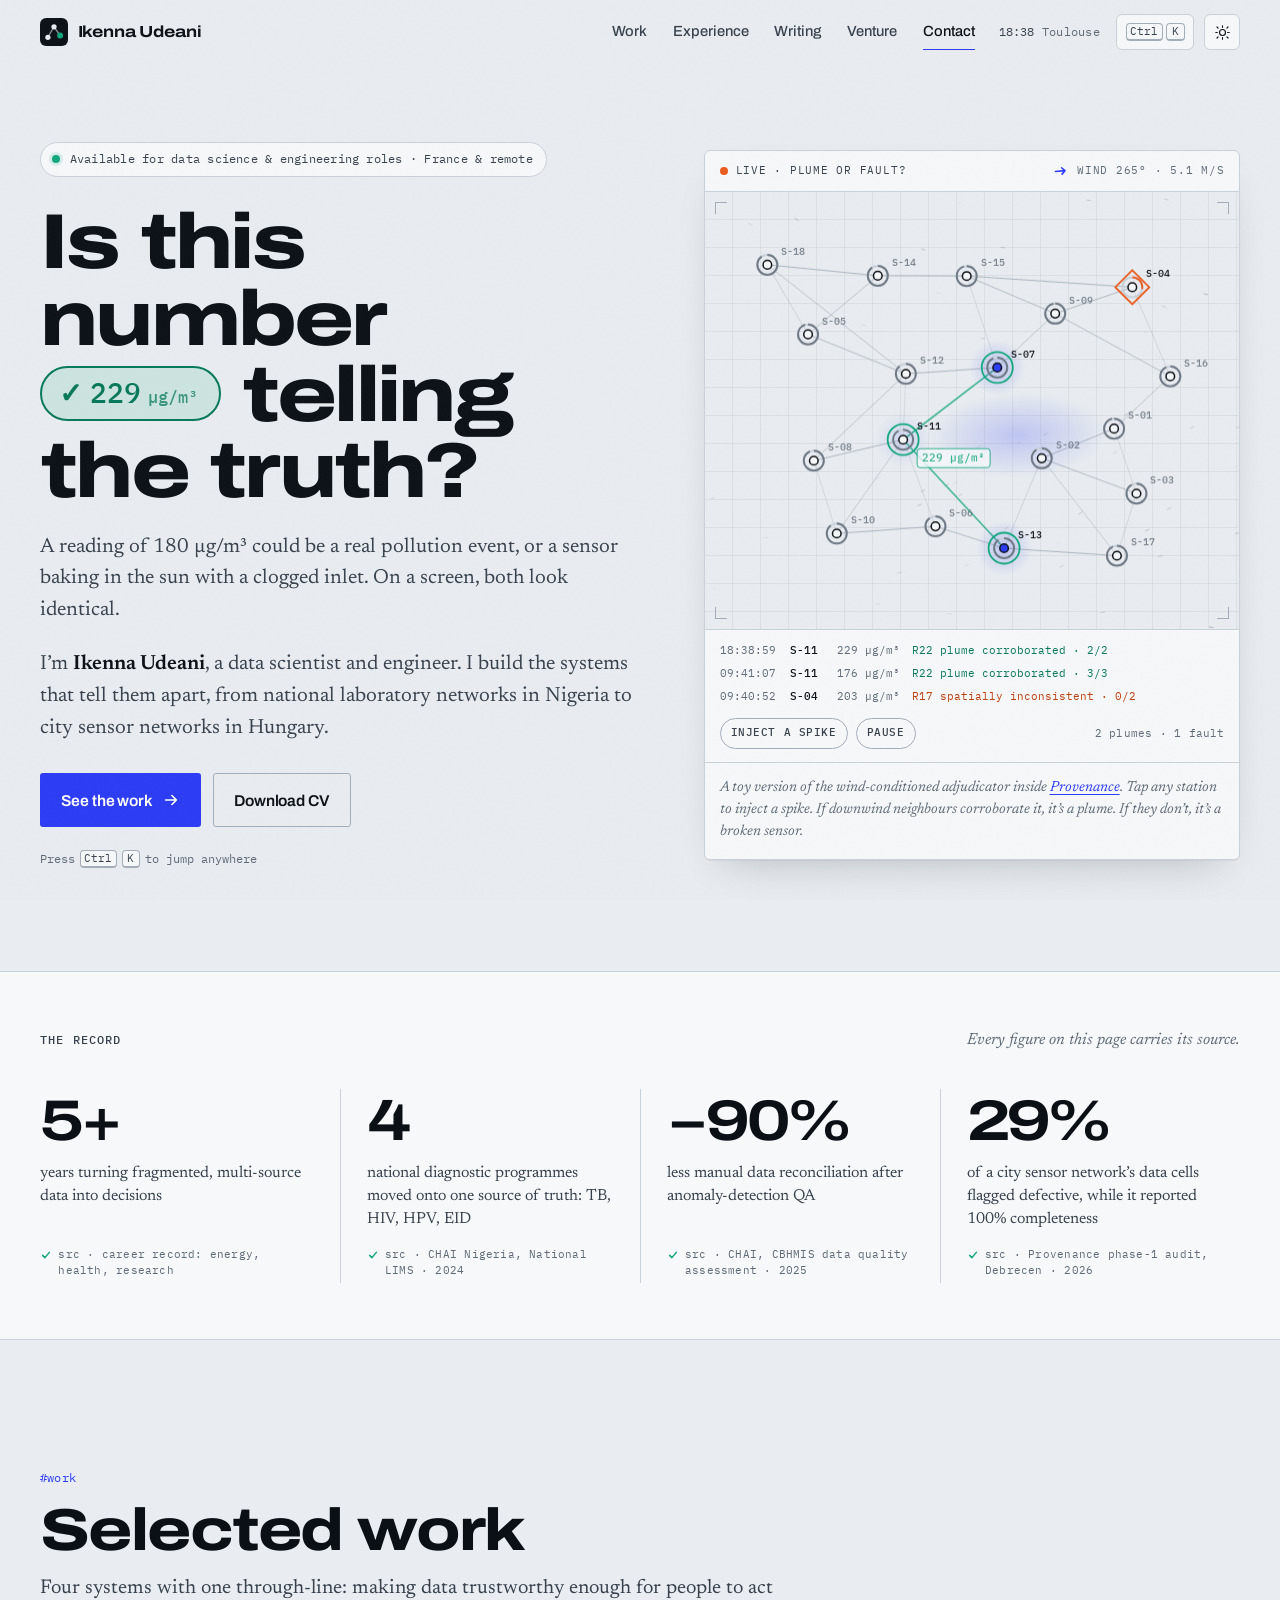
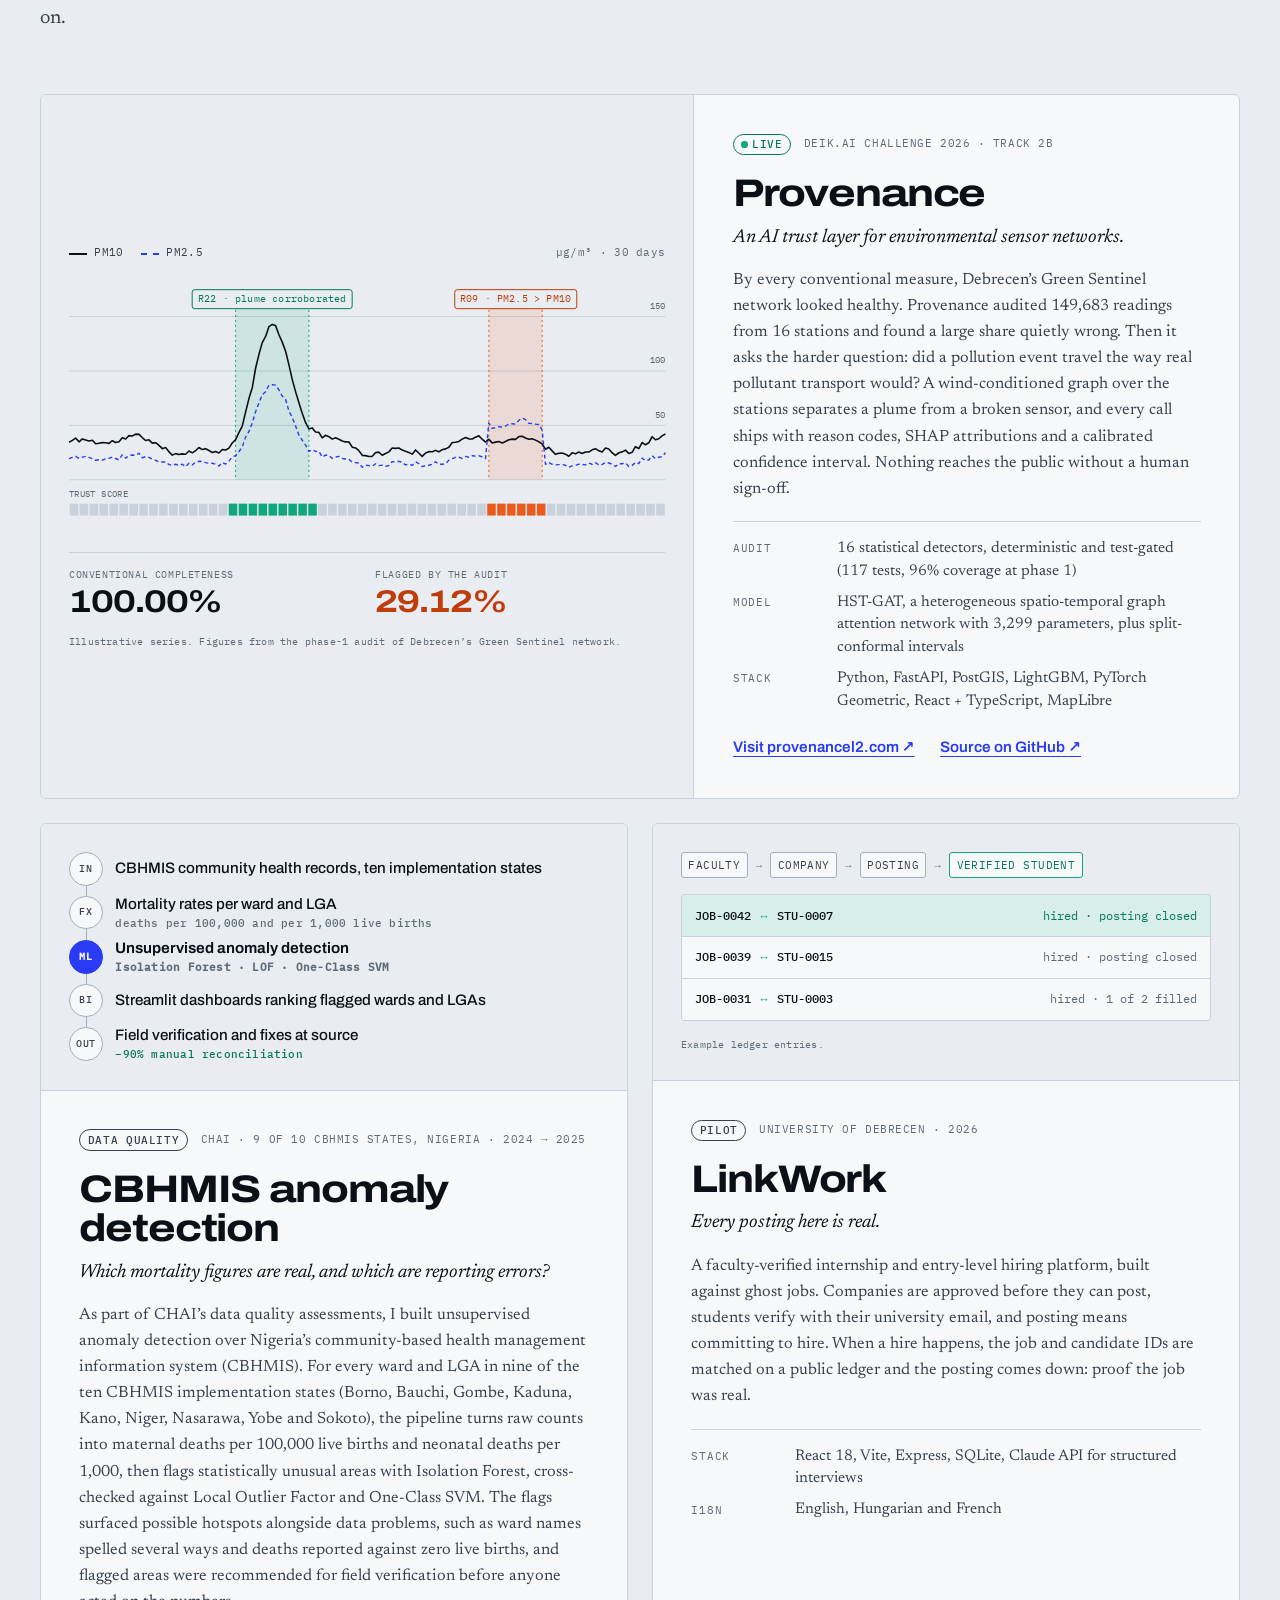
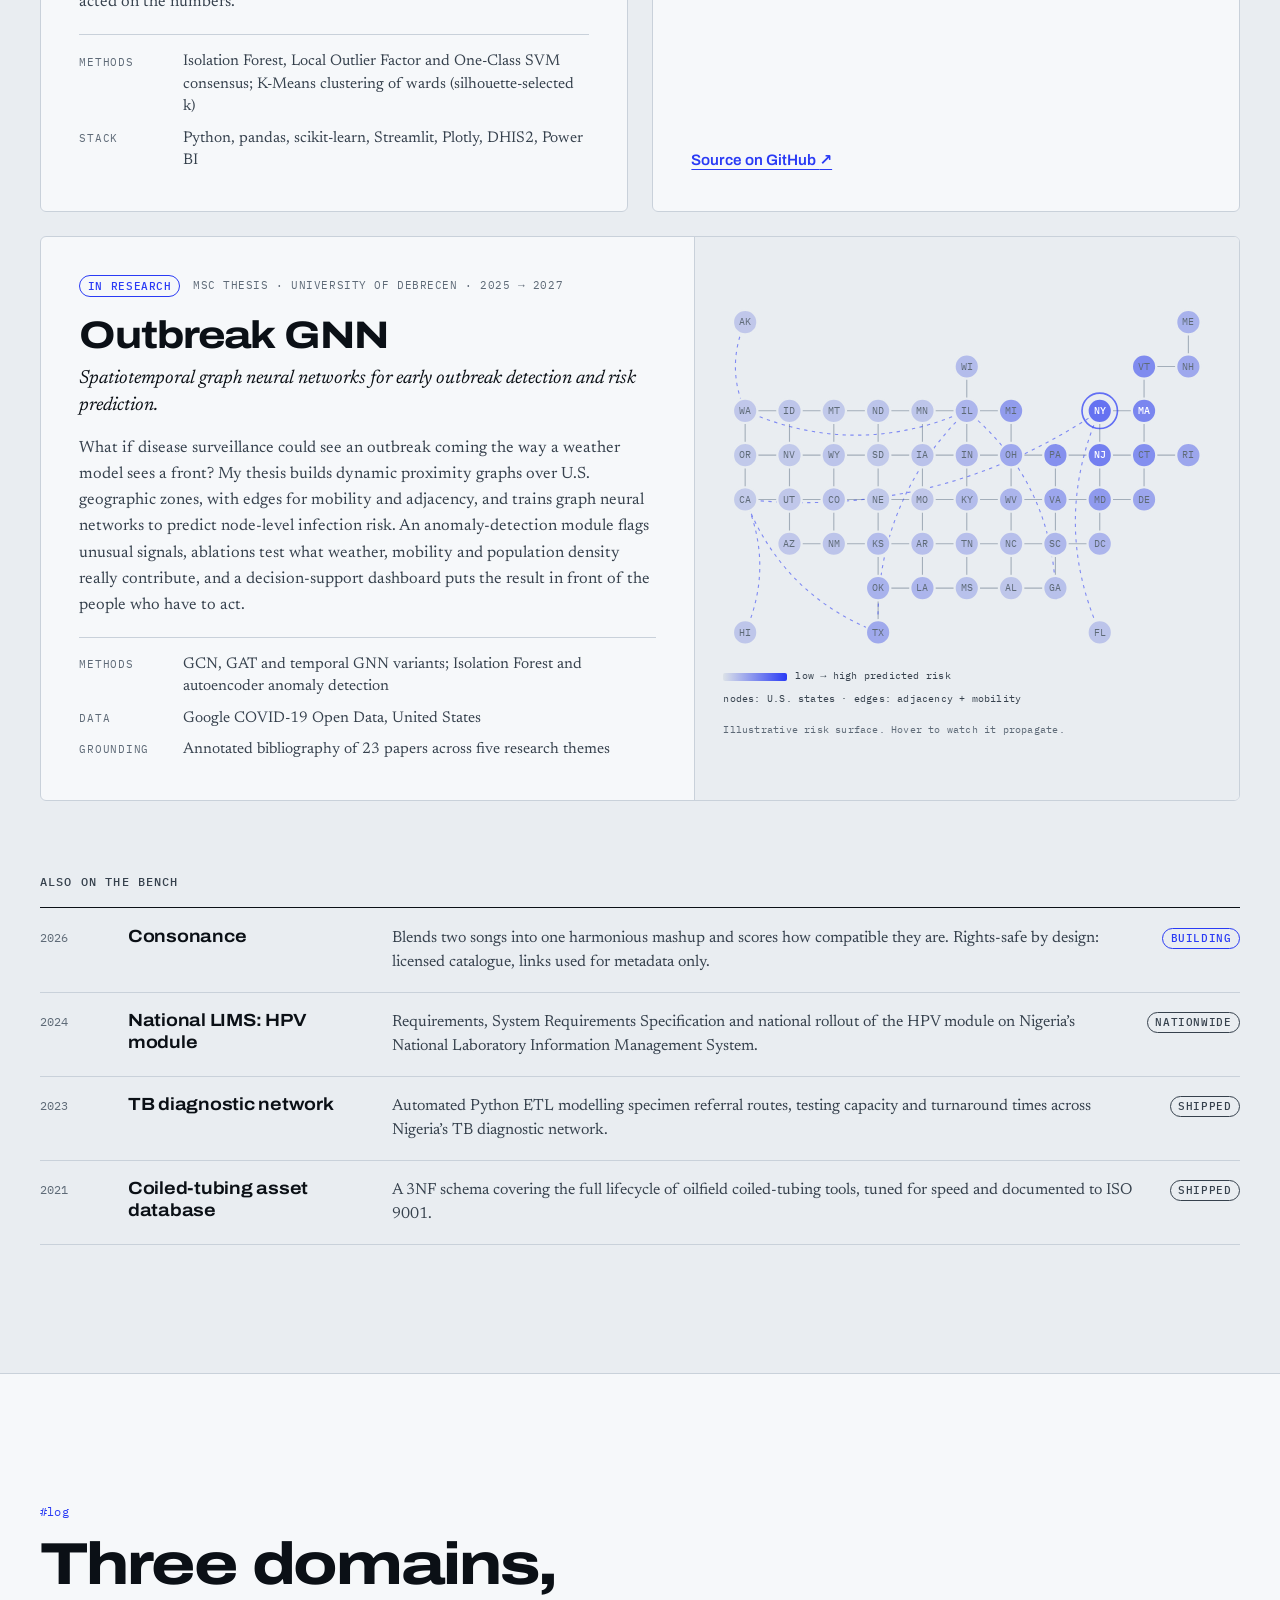
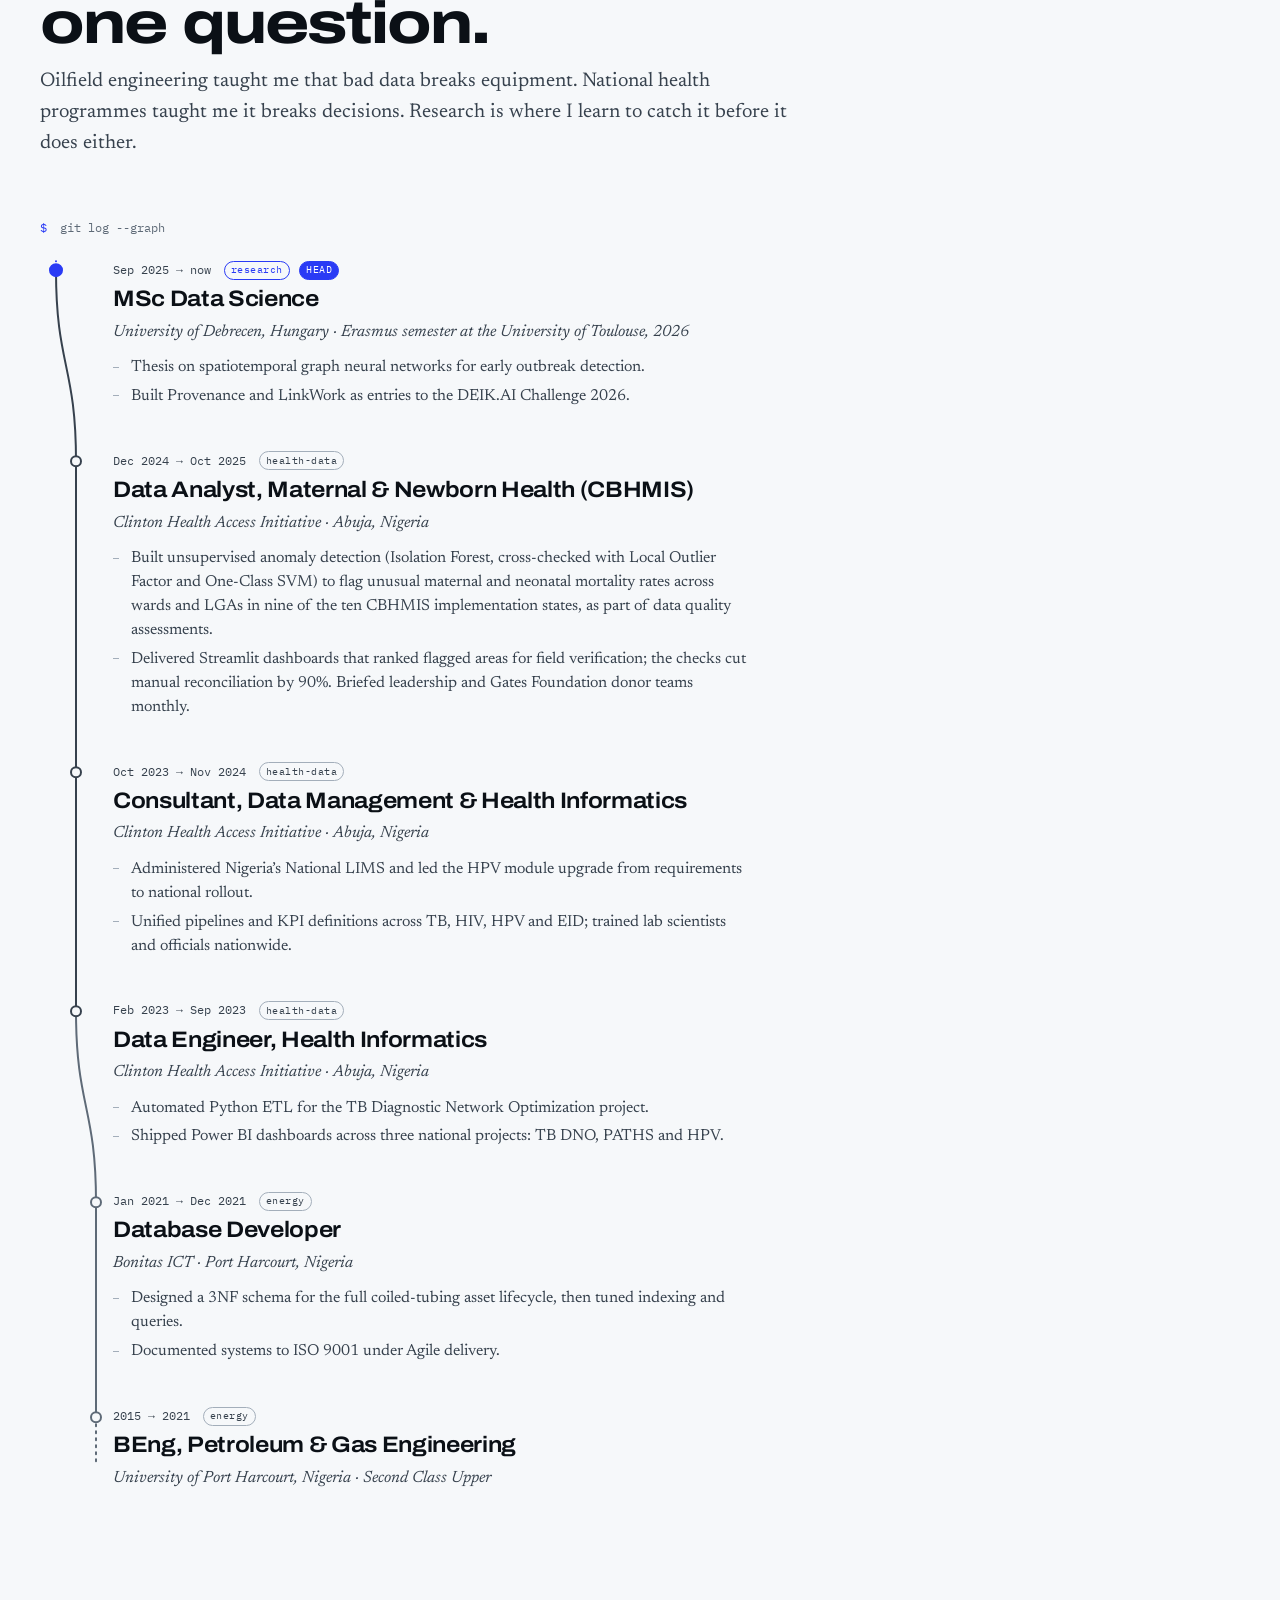
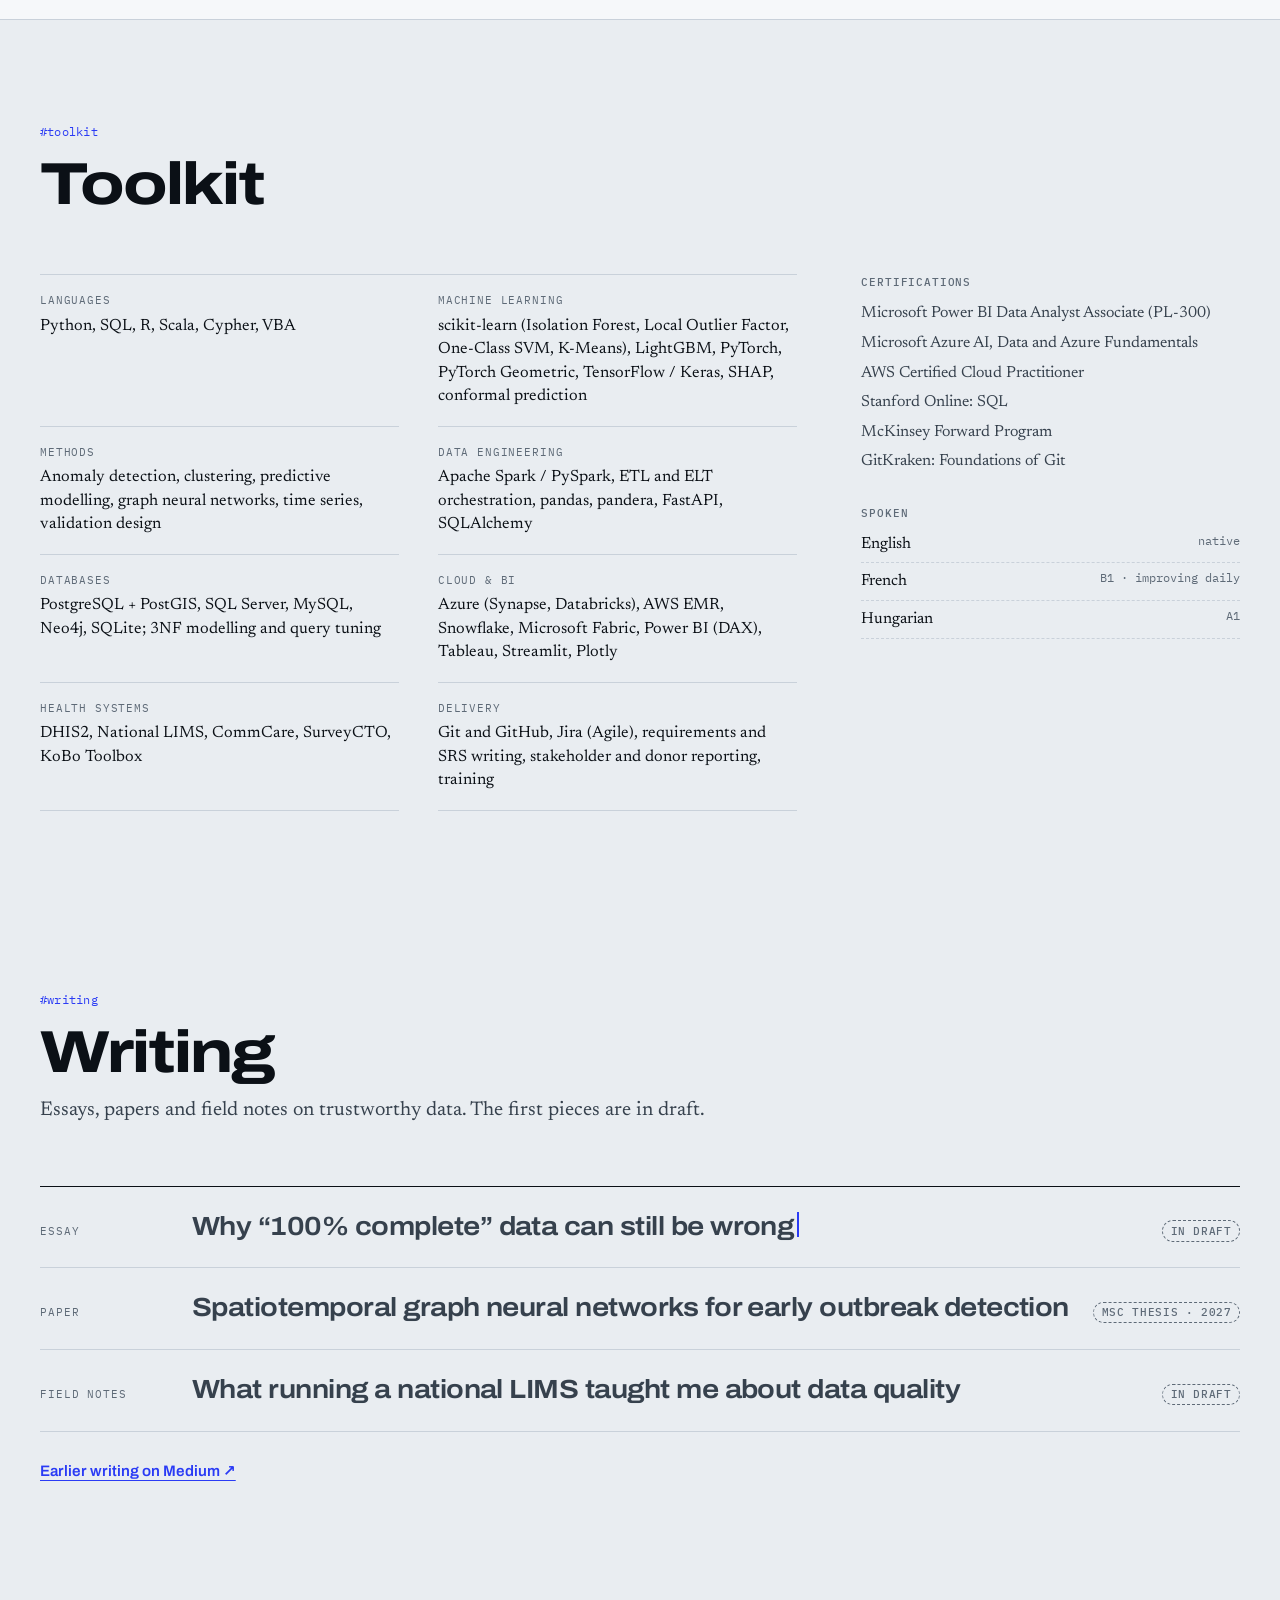
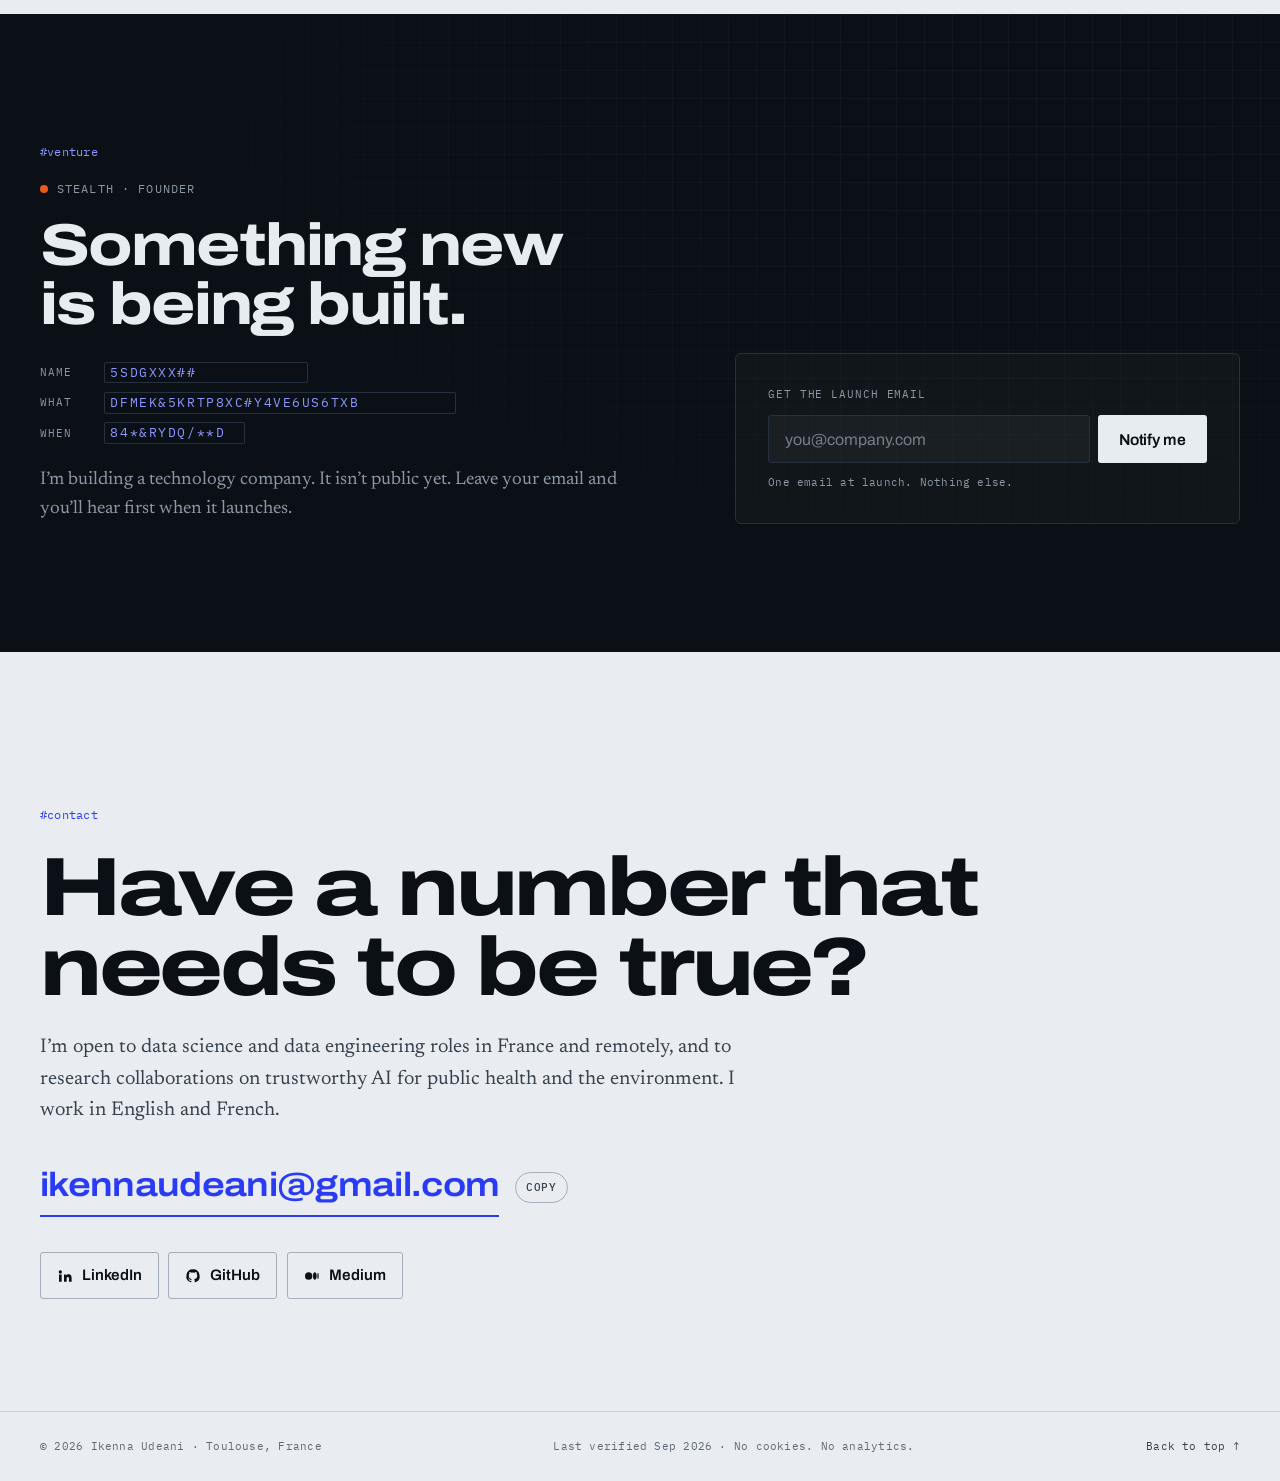
<file: site/index.html>
<!doctype html>
<html lang="en">
<head>
<meta charset="utf-8">
<meta name="viewport" content="width=device-width, initial-scale=1, viewport-fit=cover">
<title>Ikenna Udeani</title>
<meta name="description" content="Ikenna Udeani is a data scientist and engineer who builds systems that tell true data from broken data: national health information systems, machine learning, and graph neural networks for public health and the environment. Based in Toulouse, France.">
<meta name="author" content="Ikenna Udeani">
<!-- EDIT: replace https://ikennaudeani.netlify.app with your final domain (5 places in this head + sitemap.xml + robots.txt) -->
<link rel="canonical" href="https://ikennaudeani.netlify.app/">
<meta property="og:type" content="website">
<meta property="og:title" content="Ikenna Udeani · Data scientist & engineer">
<meta property="og:description" content="I build the systems that tell true data from broken data, from national laboratory networks to city sensor networks.">
<meta property="og:url" content="https://ikennaudeani.netlify.app/">
<meta property="og:image" content="https://ikennaudeani.netlify.app/og.png">
<meta property="og:image:width" content="1200">
<meta property="og:image:height" content="630">
<meta name="twitter:card" content="summary_large_image">
<meta name="twitter:image" content="https://ikennaudeani.netlify.app/og.png">
<meta name="theme-color" content="#E9EDF1" media="(prefers-color-scheme: light)">
<meta name="theme-color" content="#090D12" media="(prefers-color-scheme: dark)">
<link rel="icon" href="favicon.svg" type="image/svg+xml">
<link rel="preload" href="assets/fonts/archivo-var.woff2" as="font" type="font/woff2" crossorigin>
<link rel="preload" href="assets/fonts/newsreader-var.woff2" as="font" type="font/woff2" crossorigin>
<script src="assets/theme.js"></script>
<link rel="stylesheet" href="assets/site.css">
<script type="application/ld+json">
{
  "@context": "https://schema.org",
  "@type": "Person",
  "name": "Ikenna Udeani",
  "jobTitle": "Data Scientist and Data Engineer",
  "email": "mailto:ikennaudeani@gmail.com",
  "address": { "@type": "PostalAddress", "addressLocality": "Toulouse", "addressCountry": "FR" },
  "alumniOf": [
    { "@type": "CollegeOrUniversity", "name": "University of Debrecen" },
    { "@type": "CollegeOrUniversity", "name": "University of Port Harcourt" }
  ],
  "knowsAbout": ["Data science", "Data engineering", "Graph neural networks", "Health informatics", "DHIS2", "Laboratory information systems", "Anomaly detection"],
  "sameAs": ["https://www.linkedin.com/in/ikenna-udeani/", "https://github.com/Kenastark", "https://medium.com/@ikennaudeani"]
}
</script>
</head>
<body>
<a class="skip" href="#main">Skip to content</a>

<header class="nav" id="top">
  <div class="wrap nav__inner">
    <a class="brand" href="#top" aria-label="Ikenna Udeani, back to top">
      <svg class="brand__mark" viewBox="0 0 32 32" aria-hidden="true"><rect width="32" height="32" rx="7" class="brand__bg"/><path d="M9 22 L16 10 L23 20" class="brand__edge"/><circle cx="9" cy="22" r="3" class="brand__node"/><circle cx="16" cy="10" r="3" class="brand__node"/><circle cx="23" cy="20" r="3.4" class="brand__ok"/></svg>
      <span class="brand__name">Ikenna Udeani</span>
    </a>
    <nav class="nav__links" aria-label="Primary">
      <a href="#work">Work</a>
      <a href="#log">Experience</a>
      <a href="#writing">Writing</a>
      <a href="#venture">Venture</a>
      <a href="#contact">Contact</a>
    </nav>
    <div class="nav__tools">
      <span class="clock mono" title="Local time in Toulouse"><span id="clock">--:--</span> Toulouse</span>
      <button class="kbd-btn" id="openPalette" type="button" aria-haspopup="dialog" aria-label="Open command menu">
        <span class="kbd-btn__keys" aria-hidden="true"><kbd id="modKey">⌘</kbd><kbd>K</kbd></span>
        <span class="kbd-btn__label">Menu</span>
      </button>
      <button class="icon-btn" id="themeToggle" type="button" aria-label="Switch to dark theme">
        <svg class="i-sun" viewBox="0 0 24 24" aria-hidden="true"><circle cx="12" cy="12" r="4.2"/><path d="M12 2.5v2.2M12 19.3v2.2M4.2 4.2l1.6 1.6M18.2 18.2l1.6 1.6M2.5 12h2.2M19.3 12h2.2M4.2 19.8l1.6-1.6M18.2 5.8l1.6-1.6"/></svg>
        <svg class="i-moon" viewBox="0 0 24 24" aria-hidden="true"><path d="M20 14.6A8.2 8.2 0 0 1 9.4 4a8.2 8.2 0 1 0 10.6 10.6Z"/></svg>
      </button>
    </div>
  </div>
</header>

<main id="main">

  <!-- ============================================================ HERO -->
  <section class="hero wrap" aria-labelledby="hero-title">
    <div class="hero__copy">
      <p class="status mono"><span class="dot dot--ok" aria-hidden="true"></span>Available for data science &amp; engineering roles · France &amp; remote</p>
      <h1 id="hero-title" class="hero__title">Is this number <span class="reading" id="reading" data-state="pending" aria-hidden="true"><span class="reading__val">182</span><span class="reading__unit">µg/m³</span></span> telling the truth?</h1>
      <p class="hero__lede">A reading of 180&nbsp;µg/m³ could be a real pollution event, or a sensor baking in the sun with a clogged inlet. On a screen, both look identical.</p>
      <p class="hero__lede">I’m <strong>Ikenna Udeani</strong>, a data scientist and engineer. I build the systems that tell them apart, from national laboratory networks in Nigeria to city sensor networks in Hungary.</p>
      <div class="hero__cta">
        <a class="btn btn--primary" href="#work">See the work <svg viewBox="0 0 20 20" aria-hidden="true"><path d="M4 10h11M11 5l5 5-5 5"/></svg></a>
        <a class="btn btn--ghost" id="cvLink" href="cv/Ikenna_Udeani_CV.pdf" target="_blank" rel="noopener">Download CV</a>
      </div>
      <p class="hint mono">Press <kbd class="modkey">⌘</kbd><kbd>K</kbd> to jump anywhere</p>
    </div>

    <figure class="instrument" aria-labelledby="inst-cap">
      <div class="instrument__bar mono">
        <span class="live"><span class="dot dot--live" aria-hidden="true"></span>Live · plume or fault?</span>
        <span class="wind"><svg class="wind__arrow" id="windArrow" viewBox="0 0 20 20" aria-hidden="true"><path d="M3 10h12M11 6l4 4-4 4"/></svg><span id="windText">Wind 250° · 4.1 m/s</span></span>
      </div>
      <div class="instrument__stage" id="stage">
        <canvas id="net" role="img" aria-label="Simulated sensor network. When a station spikes, the network checks whether its downwind neighbours corroborate the reading."></canvas>
        <span class="corner corner--tl" aria-hidden="true"></span><span class="corner corner--tr" aria-hidden="true"></span><span class="corner corner--bl" aria-hidden="true"></span><span class="corner corner--br" aria-hidden="true"></span>
        <div class="net-tip mono" id="netTip" hidden></div>
      </div>
      <div class="instrument__foot">
        <p class="sr-only" id="simStatus" aria-live="polite"></p>
        <ol class="log mono" id="log" aria-label="Adjudication log">
          <li class="log__row" data-v="ok"><span>09:41:07</span><span>S-11</span><span>176 µg/m³</span><span class="log__verdict">R22 plume corroborated · 3/3</span></li>
          <li class="log__row" data-v="bad"><span>09:40:52</span><span>S-04</span><span>203 µg/m³</span><span class="log__verdict">R17 spatially inconsistent · 0/2</span></li>
        </ol>
        <div class="instrument__controls">
          <button class="chip-btn" id="inject" type="button">Inject a spike</button>
          <button class="chip-btn" id="pause" type="button" aria-pressed="false">Pause</button>
          <span class="tally mono" id="tally">1 plume · 1 fault</span>
        </div>
      </div>
      <figcaption id="inst-cap">A toy version of the wind-conditioned adjudicator inside <a href="#provenance">Provenance</a>. Tap any station to inject a spike. If downwind neighbours corroborate it, it’s a plume. If they don’t, it’s a broken sensor.</figcaption>
    </figure>
  </section>

  <!-- ============================================================ RECORD -->
  <section class="record" aria-labelledby="record-title">
    <div class="wrap">
      <div class="record__head">
        <h2 id="record-title" class="eyebrow mono">The record</h2>
        <p class="record__note">Every figure on this page carries its source.</p>
      </div>
      <dl class="record__grid">
        <div class="stat">
          <dt class="stat__label">years turning fragmented, multi-source data into decisions</dt>
          <dd class="stat__num">5+</dd>
          <dd class="prov mono"><svg viewBox="0 0 16 16" aria-hidden="true"><path d="M3.5 8.5l3 3 6-7"/></svg>src · career record: energy, health, research</dd>
        </div>
        <div class="stat">
          <dt class="stat__label">national diagnostic programmes moved onto one source of truth: TB, HIV, HPV, EID</dt>
          <dd class="stat__num">4</dd>
          <dd class="prov mono"><svg viewBox="0 0 16 16" aria-hidden="true"><path d="M3.5 8.5l3 3 6-7"/></svg>src · CHAI Nigeria, National LIMS · 2024</dd>
        </div>
        <div class="stat">
          <dt class="stat__label">less manual data reconciliation after anomaly-detection QA</dt>
          <dd class="stat__num">−90%</dd>
          <dd class="prov mono"><svg viewBox="0 0 16 16" aria-hidden="true"><path d="M3.5 8.5l3 3 6-7"/></svg>src · CHAI, CBHMIS data quality assessment · 2025</dd>
        </div>
        <div class="stat">
          <dt class="stat__label">of a city sensor network’s data cells flagged defective, while it reported 100% completeness</dt>
          <dd class="stat__num">29%</dd>
          <dd class="prov mono"><svg viewBox="0 0 16 16" aria-hidden="true"><path d="M3.5 8.5l3 3 6-7"/></svg>src · Provenance phase-1 audit, Debrecen · 2026</dd>
        </div>
      </dl>
    </div>
  </section>

  <!-- ============================================================ WORK -->
  <section class="section" id="work" aria-labelledby="work-title">
    <div class="wrap">
      <header class="section__head">
        <a class="anchor mono" href="#work">#work</a>
        <h2 id="work-title" class="section__title" tabindex="-1">Selected work</h2>
        <p class="section__lede">Four systems with one through-line: making data trustworthy enough for people to act on.</p>
      </header>

      <div class="work">

        <!-- Provenance -->
        <article class="case case--wide" id="provenance">
          <div class="case__visual pv">
            <div class="pv__legend mono" aria-hidden="true">
              <span><i class="sw sw--pm10"></i>PM10</span>
              <span><i class="sw sw--pm25"></i>PM2.5</span>
              <span class="pv__unit">µg/m³ · 30 days</span>
            </div>
            <div class="pv__chart" id="pvChart">
              <svg viewBox="0 0 600 260" preserveAspectRatio="none" role="img" aria-label="Illustrative 30-day series for two particulate sensors. A plume where both rise together is corroborated. A stretch where PM2.5 exceeds PM10, which is physically impossible, is flagged."></svg>
            </div>
            <div class="pv__foot">
              <div><span class="pv__k mono">Conventional completeness</span><span class="pv__v">100.00%</span></div>
              <div><span class="pv__k mono">Flagged by the audit</span><span class="pv__v pv__v--bad">29.12%</span></div>
            </div>
            <p class="visual-note mono">Illustrative series. Figures from the phase-1 audit of Debrecen’s Green Sentinel network.</p>
          </div>
          <div class="case__body">
            <div class="case__meta mono"><span class="pill pill--live"><span class="dot dot--ok" aria-hidden="true"></span>Live</span><span>DEIK.AI Challenge 2026 · Track 2B</span></div>
            <h3 class="case__title">Provenance</h3>
            <p class="case__kicker">An AI trust layer for environmental sensor networks.</p>
            <p>By every conventional measure, Debrecen’s Green Sentinel network looked healthy. Provenance audited 149,683 readings from 16 stations and found a large share quietly wrong. Then it asks the harder question: did a pollution event travel the way real pollutant transport would? A wind-conditioned graph over the stations separates a plume from a broken sensor, and every call ships with reason codes, SHAP attributions and a calibrated confidence interval. Nothing reaches the public without a human sign-off.</p>
            <ul class="facts">
              <li><span class="facts__k mono">Audit</span><span>16 statistical detectors, deterministic and test-gated (117 tests, 96% coverage at phase 1)</span></li>
              <li><span class="facts__k mono">Model</span><span>HST-GAT, a heterogeneous spatio-temporal graph attention network with 3,299 parameters, plus split-conformal intervals</span></li>
              <li><span class="facts__k mono">Stack</span><span>Python, FastAPI, PostGIS, LightGBM, PyTorch Geometric, React + TypeScript, MapLibre</span></li>
            </ul>
            <div class="case__links">
              <a class="link" href="https://www.provenancel2.com" target="_blank" rel="noopener">Visit provenancel2.com <span aria-hidden="true">↗</span></a>
              <a class="link" href="https://github.com/Kenastark/Provenance" target="_blank" rel="noopener">Source on GitHub <span aria-hidden="true">↗</span></a>
            </div>
          </div>
        </article>

        <!-- Maternal & newborn -->
        <article class="case" id="mnh">
          <div class="case__visual">
            <ol class="flow" aria-label="Data quality pipeline from community health records to field verification">
              <li class="flow__step"><span class="flow__k mono">in</span><span>CBHMIS community health records, ten implementation states</span></li>
              <li class="flow__step"><span class="flow__k mono">fx</span><span>Mortality rates per ward and LGA <em class="flow__em flow__em--note">deaths per 100,000 and per 1,000 live births</em></span></li>
              <li class="flow__step flow__step--key"><span class="flow__k mono">ml</span><span>Unsupervised anomaly detection <em class="flow__em flow__em--note">Isolation Forest · LOF · One-Class SVM</em></span></li>
              <li class="flow__step"><span class="flow__k mono">bi</span><span>Streamlit dashboards ranking flagged wards and LGAs</span></li>
              <li class="flow__step"><span class="flow__k mono">out</span><span>Field verification and fixes at source <em class="flow__em">−90% manual reconciliation</em></span></li>
            </ol>
          </div>
          <div class="case__body">
            <div class="case__meta mono"><span class="pill">Data quality</span><span>CHAI · 9 of 10 CBHMIS states, Nigeria · 2024 → 2025</span></div>
            <h3 class="case__title">CBHMIS anomaly detection</h3>
            <p class="case__kicker">Which mortality figures are real, and which are reporting errors?</p>
            <p>As part of CHAI’s data quality assessments, I built unsupervised anomaly detection over Nigeria’s community-based health management information system (CBHMIS). For every ward and LGA in nine of the ten CBHMIS implementation states (Borno, Bauchi, Gombe, Kaduna, Kano, Niger, Nasarawa, Yobe and Sokoto), the pipeline turns raw counts into maternal deaths per 100,000 live births and neonatal deaths per 1,000, then flags statistically unusual areas with Isolation Forest, cross-checked against Local Outlier Factor and One-Class SVM. The flags surfaced possible hotspots alongside data problems, such as ward names spelled several ways and deaths reported against zero live births, and flagged areas were recommended for field verification before anyone acted on the numbers.</p>
            <ul class="facts">
              <li><span class="facts__k mono">Methods</span><span>Isolation Forest, Local Outlier Factor and One-Class SVM consensus; K-Means clustering of wards (silhouette-selected k)</span></li>
              <li><span class="facts__k mono">Stack</span><span>Python, pandas, scikit-learn, Streamlit, Plotly, DHIS2, Power BI</span></li>
            </ul>
          </div>
        </article>

        <!-- LinkWork -->
        <article class="case" id="linkwork">
          <div class="case__visual ledger">
            <p class="chain mono" aria-label="Trust chain: faculty, company, posting, verified student"><span>Faculty</span><i aria-hidden="true">→</i><span>Company</span><i aria-hidden="true">→</i><span>Posting</span><i aria-hidden="true">→</i><span class="chain__end">Verified student</span></p>
            <ul class="ledger__rows mono" aria-label="Example match ledger">
              <li class="ledger__row ledger__row--new"><span class="id">JOB-0042</span><span class="x" aria-hidden="true">↔</span><span class="id">STU-0007</span><span class="st">hired · posting closed</span></li>
              <li class="ledger__row"><span class="id">JOB-0039</span><span class="x" aria-hidden="true">↔</span><span class="id">STU-0015</span><span class="st">hired · posting closed</span></li>
              <li class="ledger__row"><span class="id">JOB-0031</span><span class="x" aria-hidden="true">↔</span><span class="id">STU-0003</span><span class="st">hired · 1 of 2 filled</span></li>
            </ul>
            <p class="visual-note mono">Example ledger entries.</p>
          </div>
          <div class="case__body">
            <div class="case__meta mono"><span class="pill">Pilot</span><span>University of Debrecen · 2026</span></div>
            <h3 class="case__title">LinkWork</h3>
            <p class="case__kicker">Every posting here is real.</p>
            <p>A faculty-verified internship and entry-level hiring platform, built against ghost jobs. Companies are approved before they can post, students verify with their university email, and posting means committing to hire. When a hire happens, the job and candidate IDs are matched on a public ledger and the posting comes down: proof the job was real.</p>
            <ul class="facts">
              <li><span class="facts__k mono">Stack</span><span>React 18, Vite, Express, SQLite, Claude API for structured interviews</span></li>
              <li><span class="facts__k mono">i18n</span><span>English, Hungarian and French</span></li>
            </ul>
            <div class="case__links">
              <a class="link" href="https://github.com/Kenastark/LinkWork" target="_blank" rel="noopener">Source on GitHub <span aria-hidden="true">↗</span></a>
            </div>
          </div>
        </article>

        <!-- Thesis -->
        <article class="case case--wide case--flip" id="thesis">
          <div class="case__visual gnn-wrap">
            <div class="gnn" id="gnn" role="img" aria-label="Illustrative graph over U.S. states: nodes are states, edges are adjacency and mobility links, and colour shows predicted outbreak risk spreading from a hotspot."></div>
            <div class="gnn__legend mono" aria-hidden="true">
              <span class="ramp"><i></i>low → high predicted risk</span>
              <span>nodes: U.S. states · edges: adjacency + mobility</span>
            </div>
            <p class="visual-note mono">Illustrative risk surface. Hover to watch it propagate.</p>
          </div>
          <div class="case__body">
            <div class="case__meta mono"><span class="pill pill--research">In research</span><span>MSc thesis · University of Debrecen · 2025 → 2027</span></div>
            <h3 class="case__title">Outbreak GNN</h3>
            <p class="case__kicker">Spatiotemporal graph neural networks for early outbreak detection and risk prediction.</p>
            <p>What if disease surveillance could see an outbreak coming the way a weather model sees a front? My thesis builds dynamic proximity graphs over U.S. geographic zones, with edges for mobility and adjacency, and trains graph neural networks to predict node-level infection risk. An anomaly-detection module flags unusual signals, ablations test what weather, mobility and population density really contribute, and a decision-support dashboard puts the result in front of the people who have to act.</p>
            <ul class="facts">
              <li><span class="facts__k mono">Methods</span><span>GCN, GAT and temporal GNN variants; Isolation Forest and autoencoder anomaly detection</span></li>
              <li><span class="facts__k mono">Data</span><span>Google COVID-19 Open Data, United States</span></li>
              <li><span class="facts__k mono">Grounding</span><span>Annotated bibliography of 23 papers across five research themes</span></li>
            </ul>
          </div>
        </article>
      </div>

      <div class="bench-wrap">
        <h3 class="bench__title mono">Also on the bench</h3>
        <ul class="bench">
          <li class="bench__item">
            <span class="bench__year mono">2026</span>
            <span class="bench__name">Consonance</span>
            <span class="bench__desc">Blends two songs into one harmonious mashup and scores how compatible they are. Rights-safe by design: licensed catalogue, links used for metadata only.</span>
            <span class="pill pill--research">Building</span>
          </li>
          <li class="bench__item">
            <span class="bench__year mono">2024</span>
            <span class="bench__name">National LIMS: HPV module</span>
            <span class="bench__desc">Requirements, System Requirements Specification and national rollout of the HPV module on Nigeria’s National Laboratory Information Management System.</span>
            <span class="pill">Nationwide</span>
          </li>
          <li class="bench__item">
            <span class="bench__year mono">2023</span>
            <span class="bench__name">TB diagnostic network</span>
            <span class="bench__desc">Automated Python ETL modelling specimen referral routes, testing capacity and turnaround times across Nigeria’s TB diagnostic network.</span>
            <span class="pill">Shipped</span>
          </li>
          <li class="bench__item">
            <span class="bench__year mono">2021</span>
            <span class="bench__name">Coiled-tubing asset database</span>
            <span class="bench__desc">A 3NF schema covering the full lifecycle of oilfield coiled-tubing tools, tuned for speed and documented to ISO 9001.</span>
            <span class="pill">Shipped</span>
          </li>
        </ul>
      </div>
    </div>
  </section>

  <!-- ============================================================ EXPERIENCE -->
  <section class="section section--tint" id="log" aria-labelledby="log-title">
    <div class="wrap">
      <header class="section__head">
        <a class="anchor mono" href="#log">#log</a>
        <h2 id="log-title" class="section__title" tabindex="-1">Three domains, one question.</h2>
        <p class="section__lede">Oilfield engineering taught me that bad data breaks equipment. National health programmes taught me it breaks decisions. Research is where I learn to catch it before it does either.</p>
      </header>

      <div class="gitlog">
        <p class="gitlog__cmd mono" aria-hidden="true"><span>$</span> git log --graph</p>
        <div class="gitlog__body">
          <svg class="gitlog__graph" id="gitGraph" aria-hidden="true"></svg>
          <ol class="commits">
            <li class="commit" data-lane="0">
              <p class="commit__meta mono"><span class="commit__when">Sep 2025 → now</span><span class="tag tag--research">research</span><span class="tag tag--head">HEAD</span></p>
              <h3 class="commit__title">MSc Data Science</h3>
              <p class="commit__org">University of Debrecen, Hungary · Erasmus semester at the University of Toulouse, 2026</p>
              <ul class="commit__notes">
                <li>Thesis on spatiotemporal graph neural networks for early outbreak detection.</li>
                <li>Built Provenance and LinkWork as entries to the DEIK.AI Challenge 2026.</li>
              </ul>
            </li>
            <li class="commit" data-lane="1">
              <p class="commit__meta mono"><span class="commit__when">Dec 2024 → Oct 2025</span><span class="tag">health-data</span></p>
              <h3 class="commit__title">Data Analyst, Maternal &amp; Newborn Health (CBHMIS)</h3>
              <p class="commit__org">Clinton Health Access Initiative · Abuja, Nigeria</p>
              <ul class="commit__notes">
                <li>Built unsupervised anomaly detection (Isolation Forest, cross-checked with Local Outlier Factor and One-Class SVM) to flag unusual maternal and neonatal mortality rates across wards and LGAs in nine of the ten CBHMIS implementation states, as part of data quality assessments.</li>
                <li>Delivered Streamlit dashboards that ranked flagged areas for field verification; the checks cut manual reconciliation by 90%. Briefed leadership and Gates Foundation donor teams monthly.</li>
              </ul>
            </li>
            <li class="commit" data-lane="1">
              <p class="commit__meta mono"><span class="commit__when">Oct 2023 → Nov 2024</span><span class="tag">health-data</span></p>
              <h3 class="commit__title">Consultant, Data Management &amp; Health Informatics</h3>
              <p class="commit__org">Clinton Health Access Initiative · Abuja, Nigeria</p>
              <ul class="commit__notes">
                <li>Administered Nigeria’s National LIMS and led the HPV module upgrade from requirements to national rollout.</li>
                <li>Unified pipelines and KPI definitions across TB, HIV, HPV and EID; trained lab scientists and officials nationwide.</li>
              </ul>
            </li>
            <li class="commit" data-lane="1">
              <p class="commit__meta mono"><span class="commit__when">Feb 2023 → Sep 2023</span><span class="tag">health-data</span></p>
              <h3 class="commit__title">Data Engineer, Health Informatics</h3>
              <p class="commit__org">Clinton Health Access Initiative · Abuja, Nigeria</p>
              <ul class="commit__notes">
                <li>Automated Python ETL for the TB Diagnostic Network Optimization project.</li>
                <li>Shipped Power BI dashboards across three national projects: TB DNO, PATHS and HPV.</li>
              </ul>
            </li>
            <li class="commit" data-lane="2">
              <p class="commit__meta mono"><span class="commit__when">Jan 2021 → Dec 2021</span><span class="tag">energy</span></p>
              <h3 class="commit__title">Database Developer</h3>
              <p class="commit__org">Bonitas ICT · Port Harcourt, Nigeria</p>
              <ul class="commit__notes">
                <li>Designed a 3NF schema for the full coiled-tubing asset lifecycle, then tuned indexing and queries.</li>
                <li>Documented systems to ISO 9001 under Agile delivery.</li>
              </ul>
            </li>
            <li class="commit" data-lane="2">
              <p class="commit__meta mono"><span class="commit__when">2015 → 2021</span><span class="tag">energy</span></p>
              <h3 class="commit__title">BEng, Petroleum &amp; Gas Engineering</h3>
              <p class="commit__org">University of Port Harcourt, Nigeria · Second Class Upper</p>
            </li>
          </ol>
        </div>
      </div>
    </div>
  </section>

  <!-- ============================================================ TOOLKIT -->
  <section class="section section--tight" id="toolkit" aria-labelledby="kit-title">
    <div class="wrap">
      <header class="section__head">
        <a class="anchor mono" href="#toolkit">#toolkit</a>
        <h2 id="kit-title" class="section__title" tabindex="-1">Toolkit</h2>
      </header>
      <div class="kit">
        <dl class="kit__grid">
          <div class="kit__group"><dt class="mono">Languages</dt><dd>Python, SQL, R, Scala, Cypher, VBA</dd></div>
          <div class="kit__group"><dt class="mono">Machine learning</dt><dd>scikit-learn (Isolation Forest, Local Outlier Factor, One-Class SVM, K-Means), LightGBM, PyTorch, PyTorch Geometric, TensorFlow / Keras, SHAP, conformal prediction</dd></div>
          <div class="kit__group"><dt class="mono">Methods</dt><dd>Anomaly detection, clustering, predictive modelling, graph neural networks, time series, validation design</dd></div>
          <div class="kit__group"><dt class="mono">Data engineering</dt><dd>Apache Spark / PySpark, ETL and ELT orchestration, pandas, pandera, FastAPI, SQLAlchemy</dd></div>
          <div class="kit__group"><dt class="mono">Databases</dt><dd>PostgreSQL + PostGIS, SQL Server, MySQL, Neo4j, SQLite; 3NF modelling and query tuning</dd></div>
          <div class="kit__group"><dt class="mono">Cloud &amp; BI</dt><dd>Azure (Synapse, Databricks), AWS EMR, Snowflake, Microsoft Fabric, Power BI (DAX), Tableau, Streamlit, Plotly</dd></div>
          <div class="kit__group"><dt class="mono">Health systems</dt><dd>DHIS2, National LIMS, CommCare, SurveyCTO, KoBo Toolbox</dd></div>
          <div class="kit__group"><dt class="mono">Delivery</dt><dd>Git and GitHub, Jira (Agile), requirements and SRS writing, stakeholder and donor reporting, training</dd></div>
        </dl>
        <div class="kit__side">
          <div>
            <h3 class="kit__h mono">Certifications</h3>
            <ul class="kit__list">
              <li>Microsoft Power BI Data Analyst Associate (PL-300)</li>
              <li>Microsoft Azure AI, Data and Azure Fundamentals</li>
              <li>AWS Certified Cloud Practitioner</li>
              <li>Stanford Online: SQL</li>
              <li>McKinsey Forward Program</li>
              <li>GitKraken: Foundations of Git</li>
            </ul>
          </div>
          <div>
            <h3 class="kit__h mono">Spoken</h3>
            <ul class="kit__list kit__list--lang">
              <li><span>English</span><span class="mono">native</span></li>
              <li><span>French</span><span class="mono">B1 · improving daily</span></li>
              <li><span>Hungarian</span><span class="mono">A1</span></li>
            </ul>
          </div>
        </div>
      </div>
    </div>
  </section>

  <!-- ============================================================ WRITING (placeholders) -->
  <section class="section" id="writing" aria-labelledby="writing-title">
    <div class="wrap">
      <header class="section__head">
        <a class="anchor mono" href="#writing">#writing</a>
        <h2 id="writing-title" class="section__title" tabindex="-1">Writing</h2>
        <p class="section__lede">Essays, papers and field notes on trustworthy data. The first pieces are in draft.</p>
      </header>
      <!--
        EDIT: each <li> below is a placeholder. To publish one:
          1. change the title text,
          2. replace <span class="post__title"> with <a class="post__title" href="YOUR-URL">,
          3. set the venue and date in .post__meta,
          4. remove the "post--placeholder" class.
      -->
      <ol class="posts">
        <li class="post post--placeholder">
          <span class="post__kind mono">Essay</span>
          <span class="post__title">Why “100% complete” data can still be wrong</span>
          <span class="post__meta mono"><span class="pill pill--draft">In draft</span></span>
        </li>
        <li class="post post--placeholder">
          <span class="post__kind mono">Paper</span>
          <span class="post__title">Spatiotemporal graph neural networks for early outbreak detection</span>
          <span class="post__meta mono"><span class="pill pill--draft">MSc thesis · 2027</span></span>
        </li>
        <li class="post post--placeholder">
          <span class="post__kind mono">Field notes</span>
          <span class="post__title">What running a national LIMS taught me about data quality</span>
          <span class="post__meta mono"><span class="pill pill--draft">In draft</span></span>
        </li>
      </ol>
      <p class="posts__more"><a class="link" href="https://medium.com/@ikennaudeani" target="_blank" rel="noopener">Earlier writing on Medium <span aria-hidden="true">↗</span></a></p>
    </div>
  </section>

  <!-- ============================================================ VENTURE (placeholder) -->
  <section class="venture" id="venture" aria-labelledby="venture-title">
    <div class="wrap venture__inner">
      <div class="venture__copy">
        <a class="anchor mono" href="#venture">#venture</a>
        <p class="venture__label mono"><span class="dot dot--live" aria-hidden="true"></span>Stealth · founder</p>
        <h2 id="venture-title" class="section__title" tabindex="-1">Something new is being built.</h2>
        <!--
          EDIT at launch: replace the two redacted lines with the company name and one-liner,
          e.g. <p class="venture__name">Acme</p><p class="venture__tagline">What it does, in one line.</p>,
          then add a link to the company site and change the form copy below.
        -->
        <div class="redacted" id="redacted" tabindex="0" aria-label="Company name and description: not announced yet">
          <span class="redacted__row"><span class="redacted__k mono">name</span><span class="redacted__bar" data-len="9"></span></span>
          <span class="redacted__row"><span class="redacted__k mono">what</span><span class="redacted__bar redacted__bar--long" data-len="26"></span></span>
          <span class="redacted__row"><span class="redacted__k mono">when</span><span class="redacted__bar redacted__bar--mid" data-len="12"></span></span>
        </div>
        <p class="venture__text">I’m building a technology company. It isn’t public yet. Leave your email and you’ll hear first when it launches.</p>
      </div>
      <form class="waitlist" id="waitlist" name="venture-waitlist" method="POST" action="/" data-netlify="true" netlify-honeypot="bot-field">
        <input type="hidden" name="form-name" value="venture-waitlist">
        <p class="waitlist__hp" hidden><label for="wl-bot">Leave this empty</label><input id="wl-bot" name="bot-field" tabindex="-1" autocomplete="off"></p>
        <label class="waitlist__label mono" for="wl-email">Get the launch email</label>
        <div class="waitlist__row">
          <input class="waitlist__input" id="wl-email" type="email" name="email" required placeholder="you@company.com" autocomplete="email">
          <button class="btn btn--primary" id="wl-btn" type="submit">Notify me</button>
        </div>
        <p class="waitlist__fine mono" id="wl-status" role="status">One email at launch. Nothing else.</p>
      </form>
    </div>
  </section>

  <!-- ============================================================ CONTACT -->
  <section class="contact" id="contact" aria-labelledby="contact-title">
    <div class="wrap">
      <a class="anchor mono" href="#contact">#contact</a>
      <h2 id="contact-title" class="contact__title" tabindex="-1">Have a number that needs to be true?</h2>
      <p class="contact__text">I’m open to data science and data engineering roles in France and remotely, and to research collaborations on trustworthy AI for public health and the environment. I work in English and French.</p>
      <div class="contact__email">
        <a class="email" href="mailto:ikennaudeani@gmail.com">ikennaudeani@gmail.com</a>
        <button class="chip-btn" id="copyEmail" type="button">Copy</button>
      </div>
      <ul class="socials">
        <li><a href="https://www.linkedin.com/in/ikenna-udeani/" target="_blank" rel="noopener"><svg viewBox="0 0 24 24" aria-hidden="true"><path d="M4.98 3.5a2.5 2.5 0 1 1 0 5 2.5 2.5 0 0 1 0-5ZM3 9.75h4v11H3v-11Zm6.5 0h3.8v1.6h.06c.53-1 1.84-2.05 3.79-2.05 4.05 0 4.8 2.62 4.8 6.03v5.42h-4v-4.8c0-1.15-.02-2.62-1.6-2.62-1.6 0-1.85 1.25-1.85 2.54v4.88h-4v-11Z"/></svg>LinkedIn</a></li>
        <li><a href="https://github.com/Kenastark" target="_blank" rel="noopener"><svg viewBox="0 0 24 24" aria-hidden="true"><path d="M12 2a10 10 0 0 0-3.16 19.49c.5.09.68-.22.68-.48v-1.7c-2.78.6-3.37-1.34-3.37-1.34-.45-1.16-1.11-1.47-1.11-1.47-.91-.62.07-.61.07-.61 1 .07 1.53 1.03 1.53 1.03.9 1.52 2.34 1.08 2.91.83.09-.65.35-1.08.63-1.33-2.22-.25-4.55-1.11-4.55-4.94 0-1.09.39-1.98 1.03-2.68-.1-.25-.45-1.27.1-2.64 0 0 .84-.27 2.75 1.02a9.5 9.5 0 0 1 5 0c1.91-1.3 2.75-1.02 2.75-1.02.55 1.37.2 2.39.1 2.64.64.7 1.03 1.59 1.03 2.68 0 3.84-2.34 4.68-4.57 4.93.36.31.68.92.68 1.85v2.74c0 .27.18.58.69.48A10 10 0 0 0 12 2Z"/></svg>GitHub</a></li>
        <li><a href="https://medium.com/@ikennaudeani" target="_blank" rel="noopener"><svg viewBox="0 0 24 24" aria-hidden="true"><ellipse cx="7" cy="12" rx="5.5" ry="5.8"/><ellipse cx="16.2" cy="12" rx="2.7" ry="5.5"/><ellipse cx="21" cy="12" rx="1" ry="5"/></svg>Medium</a></li>
      </ul>
    </div>
  </section>
</main>

<footer class="footer">
  <div class="wrap footer__inner mono">
    <span>© 2026 Ikenna Udeani · Toulouse, France</span>
    <span>Last verified Sep 2026 · No cookies. No analytics.</span>
    <a href="#top">Back to top ↑</a>
  </div>
</footer>

<dialog class="palette" id="palette" aria-label="Command menu">
  <div class="palette__box">
    <div class="palette__field">
      <svg viewBox="0 0 20 20" aria-hidden="true"><circle cx="9" cy="9" r="5.5"/><path d="M13.2 13.2 17 17"/></svg>
      <input id="paletteInput" class="palette__input" type="text" placeholder="Jump to a section, copy email, open a project…" role="combobox" aria-expanded="true" aria-controls="paletteList" aria-autocomplete="list" autocomplete="off" spellcheck="false">
    </div>
    <ul id="paletteList" class="palette__list" role="listbox" aria-label="Commands"></ul>
    <p class="palette__foot mono"><span>↑↓ move</span><span>↵ select</span><span>esc close</span></p>
  </div>
</dialog>

<div class="toast mono" id="toast" role="status" hidden></div>

<script src="assets/site.js" defer></script>
</body>
</html>
</file>
<file: site/assets/site.css>
/* ==========================================================================
   Ikenna Udeani · portfolio
   Palette: cool "specimen paper" ground, deep ink, cobalt signal.
   Rule borrowed from Provenance: cobalt is the only interactive colour.
   Green and orange are STATE (verified / anomaly), never decoration.
   ========================================================================== */

/* ------------------------------------------------------------------ fonts (self-hosted, OFL) */
@font-face {
  font-family: "Archivo";
  font-style: normal;
  font-display: swap;
  font-weight: 100 900;
  font-stretch: 62% 125%;
  src: url("fonts/archivo-var.woff2") format("woff2-variations"), url("fonts/archivo-var.woff2") format("woff2");
  unicode-range: U+0000-00FF, U+0131, U+0152-0153, U+02BB-02BC, U+02C6, U+02DA, U+02DC, U+0304, U+0308, U+0329, U+2000-206F, U+20AC, U+2122, U+2191, U+2193, U+2212, U+2215, U+FEFF, U+FFFD;
}
@font-face {
  font-family: "Newsreader";
  font-style: normal;
  font-display: swap;
  font-weight: 200 800;
  src: url("fonts/newsreader-var.woff2") format("woff2-variations"), url("fonts/newsreader-var.woff2") format("woff2");
  unicode-range: U+0000-00FF, U+0131, U+0152-0153, U+02BB-02BC, U+02C6, U+02DA, U+02DC, U+0304, U+0308, U+0329, U+2000-206F, U+20AC, U+2122, U+2191, U+2193, U+2212, U+2215, U+FEFF, U+FFFD;
}
@font-face {
  font-family: "Newsreader";
  font-style: italic;
  font-display: swap;
  font-weight: 200 800;
  src: url("fonts/newsreader-var-italic.woff2") format("woff2-variations"), url("fonts/newsreader-var-italic.woff2") format("woff2");
  unicode-range: U+0000-00FF, U+0131, U+0152-0153, U+02BB-02BC, U+02C6, U+02DA, U+02DC, U+0304, U+0308, U+0329, U+2000-206F, U+20AC, U+2122, U+2191, U+2193, U+2212, U+2215, U+FEFF, U+FFFD;
}
@font-face {
  font-family: "IBM Plex Mono";
  font-style: normal;
  font-display: swap;
  font-weight: 400;
  src: url("fonts/plex-mono-400.woff2") format("woff2");
}
@font-face {
  font-family: "IBM Plex Mono";
  font-style: normal;
  font-display: swap;
  font-weight: 500;
  src: url("fonts/plex-mono-500.woff2") format("woff2");
}

:root {
  --paper: #E9EDF1;
  --paper-2: #F6F8FA;
  --paper-3: #DCE2E8;
  --ink: #0B1016;
  --ink-2: #36414D;
  --muted: #5E6A77;
  --line: #C9D1DA;
  --line-2: #A3AEBA;
  --accent: #2A3BF5;
  --accent-2: #1A27C4;
  --accent-ink: #FFFFFF;
  --accent-wash: rgba(42, 59, 245, .09);
  --ok: #06785A;
  --ok-vivid: #10A77C;
  --ok-wash: rgba(16, 167, 124, .13);
  --bad: #BF3D0A;
  --bad-vivid: #EA5A1C;
  --bad-wash: rgba(234, 90, 28, .13);
  --grid: rgba(11, 16, 22, .055);
  --venture-bg: #0B1016;
  --venture-ink: #E7ECF1;
  --venture-muted: #8C97A5;
  --venture-line: #263140;
  --venture-accent: #8C97FF;
  --shadow: 0 1px 0 rgba(11, 16, 22, .04), 0 18px 40px -22px rgba(11, 16, 22, .28);
  --shadow-lg: 0 30px 80px -20px rgba(11, 16, 22, .35);
  --grain: .05;

  --font-display: "Archivo", "Helvetica Neue", Arial, system-ui, sans-serif;
  --font-body: "Newsreader", "Iowan Old Style", Georgia, "Times New Roman", serif;
  --font-mono: "IBM Plex Mono", ui-monospace, SFMono-Regular, Menlo, Consolas, monospace;

  --wrap: 1240px;
  --gutter: clamp(16px, 4vw, 40px);
  --r-sm: 3px;
  --r-md: 6px;
  --ease: cubic-bezier(.2, .7, .2, 1);
  color-scheme: light;
}

@media (prefers-color-scheme: dark) {
  :root:not([data-theme="light"]) {
    --paper: #090D12;
    --paper-2: #10161D;
    --paper-3: #18202A;
    --ink: #E7ECF1;
    --ink-2: #B3BDC8;
    --muted: #8793A1;
    --line: #222C38;
    --line-2: #3B4858;
    --accent: #8C97FF;
    --accent-2: #AAB2FF;
    --accent-ink: #080B24;
    --accent-wash: rgba(140, 151, 255, .10);
    --ok: #3DDBA8;
    --ok-vivid: #3DDBA8;
    --ok-wash: rgba(61, 219, 168, .12);
    --bad: #FF8250;
    --bad-vivid: #FF7A45;
    --bad-wash: rgba(255, 122, 69, .13);
    --grid: rgba(231, 236, 241, .045);
    --venture-bg: #111735;
    --venture-ink: #E7ECF1;
    --venture-muted: #9AA3C4;
    --venture-line: #2A3363;
    --venture-accent: #AAB2FF;
    --shadow: 0 1px 0 rgba(0, 0, 0, .3), 0 18px 40px -22px rgba(0, 0, 0, .8);
    --shadow-lg: 0 30px 80px -20px rgba(0, 0, 0, .8);
    --grain: .07;
    color-scheme: dark;
  }
}

:root[data-theme="dark"] {
  --paper: #090D12;
  --paper-2: #10161D;
  --paper-3: #18202A;
  --ink: #E7ECF1;
  --ink-2: #B3BDC8;
  --muted: #8793A1;
  --line: #222C38;
  --line-2: #3B4858;
  --accent: #8C97FF;
  --accent-2: #AAB2FF;
  --accent-ink: #080B24;
  --accent-wash: rgba(140, 151, 255, .10);
  --ok: #3DDBA8;
  --ok-vivid: #3DDBA8;
  --ok-wash: rgba(61, 219, 168, .12);
  --bad: #FF8250;
  --bad-vivid: #FF7A45;
  --bad-wash: rgba(255, 122, 69, .13);
  --grid: rgba(231, 236, 241, .045);
  --venture-bg: #111735;
  --venture-ink: #E7ECF1;
  --venture-muted: #9AA3C4;
  --venture-line: #2A3363;
  --venture-accent: #AAB2FF;
  --shadow: 0 1px 0 rgba(0, 0, 0, .3), 0 18px 40px -22px rgba(0, 0, 0, .8);
  --shadow-lg: 0 30px 80px -20px rgba(0, 0, 0, .8);
  --grain: .07;
  color-scheme: dark;
}

/* ------------------------------------------------------------------ base */
*, *::before, *::after { box-sizing: border-box; }
html { -webkit-text-size-adjust: 100%; scroll-padding-top: 88px; }
@media (prefers-reduced-motion: no-preference) { html { scroll-behavior: smooth; } }

body {
  margin: 0;
  background: var(--paper);
  color: var(--ink);
  font-family: var(--font-body);
  font-size: 1.125rem;
  line-height: 1.6;
  font-optical-sizing: auto;
  text-rendering: optimizeLegibility;
  -webkit-font-smoothing: antialiased;
  overflow-x: hidden;
}
body::after {
  content: "";
  position: fixed;
  inset: 0;
  pointer-events: none;
  z-index: 90;
  opacity: var(--grain);
  background-image: url("data:image/svg+xml,%3Csvg xmlns='http://www.w3.org/2000/svg' width='180' height='180'%3E%3Cfilter id='n'%3E%3CfeTurbulence type='fractalNoise' baseFrequency='.85' numOctaves='3' stitchTiles='stitch'/%3E%3CfeColorMatrix values='0 0 0 0 .5 0 0 0 0 .5 0 0 0 0 .5 0 0 0 .9 0'/%3E%3C/filter%3E%3Crect width='100%25' height='100%25' filter='url(%23n)'/%3E%3C/svg%3E");
}

img, svg, canvas { display: block; max-width: 100%; }
a { color: inherit; }
button, input { font: inherit; color: inherit; }
button { cursor: pointer; }
p, h1, h2, h3, ul, ol, dl, dd, figure { margin: 0; }
ul, ol { padding: 0; list-style: none; }
::selection { background: var(--accent); color: var(--accent-ink); }
:focus-visible { outline: 2px solid var(--accent); outline-offset: 3px; border-radius: 2px; }
[tabindex="-1"]:focus { outline: none; }

.sr-only { position: absolute; width: 1px; height: 1px; padding: 0; margin: -1px; overflow: hidden; clip: rect(0 0 0 0); white-space: nowrap; border: 0; }
.wrap { width: 100%; max-width: calc(var(--wrap) + 2 * var(--gutter)); margin-inline: auto; padding-inline: var(--gutter); }
.mono { font-family: var(--font-mono); font-feature-settings: "zero" 0; }

kbd {
  font-family: var(--font-mono);
  font-size: .78em;
  line-height: 1;
  display: inline-grid;
  place-items: center;
  min-width: 1.7em;
  height: 1.7em;
  padding: 0 .35em;
  border: 1px solid var(--line-2);
  border-bottom-width: 2px;
  border-radius: 4px;
  background: var(--paper-2);
  color: var(--ink-2);
}

.skip {
  position: absolute;
  left: 12px;
  top: -60px;
  z-index: 200;
  background: var(--ink);
  color: var(--paper);
  padding: .6rem 1rem;
  font-family: var(--font-display);
  font-weight: 600;
  font-size: .9rem;
  border-radius: var(--r-sm);
  text-decoration: none;
}
.skip:focus { top: 12px; }

/* ------------------------------------------------------------------ dots */
.dot { display: inline-block; width: .5rem; height: .5rem; border-radius: 50%; flex: none; background: currentColor; }
.dot--ok { background: var(--ok-vivid); box-shadow: 0 0 0 3px var(--ok-wash); }
.dot--live { background: var(--bad-vivid); }
@media (prefers-reduced-motion: no-preference) {
  .dot--live { animation: blink 1.6s steps(1) infinite; }
  .dot--ok { animation: halo 2.4s var(--ease) infinite; }
}
@keyframes blink { 50% { opacity: .25; } }
@keyframes halo { 0%, 100% { box-shadow: 0 0 0 3px var(--ok-wash); } 50% { box-shadow: 0 0 0 6px transparent; } }

/* ------------------------------------------------------------------ nav */
.nav {
  position: sticky;
  top: env(safe-area-inset-top, 0px);
  z-index: 50;
  background: color-mix(in srgb, var(--paper) 82%, transparent);
  -webkit-backdrop-filter: blur(14px) saturate(1.3);
  backdrop-filter: blur(14px) saturate(1.3);
  border-bottom: 1px solid transparent;
  transition: border-color .3s var(--ease);
}
.nav.is-scrolled { border-bottom-color: var(--line); }
.nav__inner { display: flex; align-items: center; gap: 1.5rem; height: 64px; }

.brand { display: inline-flex; align-items: center; gap: .6rem; text-decoration: none; margin-right: auto; }
.brand__mark { width: 28px; height: 28px; }
.brand__bg { fill: var(--ink); }
.brand__edge { fill: none; stroke: var(--paper); stroke-width: 1.6; opacity: .55; }
.brand__node { fill: var(--paper); }
.brand__ok { fill: var(--ok-vivid); }
.brand__name {
  font-family: var(--font-display);
  font-stretch: 118%;
  font-weight: 700;
  font-size: 1rem;
  letter-spacing: -.01em;
}

.nav__links { display: flex; gap: 1.6rem; }
.nav__links a {
  font-family: var(--font-display);
  font-weight: 500;
  font-size: .92rem;
  color: var(--ink-2);
  text-decoration: none;
  position: relative;
  padding-block: .4rem;
}
.nav__links a::after {
  content: "";
  position: absolute;
  left: 0; right: 0; bottom: 0;
  height: 1.5px;
  background: var(--accent);
  transform: scaleX(0);
  transform-origin: left;
  transition: transform .35s var(--ease);
}
.nav__links a:hover, .nav__links a[aria-current="true"] { color: var(--ink); }
.nav__links a:hover::after, .nav__links a[aria-current="true"]::after { transform: scaleX(1); }

.nav__tools { display: flex; align-items: center; gap: .6rem; }
.clock { font-size: .72rem; color: var(--muted); letter-spacing: .02em; margin-right: .4rem; white-space: nowrap; }
.clock span { color: var(--ink-2); }

.kbd-btn {
  display: inline-flex; align-items: center; gap: .45rem;
  height: 36px; padding: 0 .55rem;
  border: 1px solid var(--line);
  background: var(--paper-2);
  border-radius: var(--r-md);
  transition: border-color .2s;
}
.kbd-btn:hover { border-color: var(--line-2); }
.kbd-btn__keys { display: inline-flex; gap: 3px; }
.kbd-btn__keys kbd { font-size: .68rem; }
.kbd-btn__label { display: none; font-family: var(--font-display); font-weight: 600; font-size: .85rem; }

.icon-btn {
  display: inline-grid; place-items: center;
  width: 36px; height: 36px;
  border: 1px solid var(--line);
  background: var(--paper-2);
  border-radius: var(--r-md);
  transition: border-color .2s;
}
.icon-btn:hover { border-color: var(--line-2); }
.icon-btn svg { width: 17px; height: 17px; fill: none; stroke: var(--ink); stroke-width: 1.6; stroke-linecap: round; }
.icon-btn .i-moon { display: none; }
:root[data-theme="dark"] .icon-btn .i-sun { display: none; }
:root[data-theme="dark"] .icon-btn .i-moon { display: block; }
@media (prefers-color-scheme: dark) {
  :root:not([data-theme="light"]) .icon-btn .i-sun { display: none; }
  :root:not([data-theme="light"]) .icon-btn .i-moon { display: block; }
}

@media (max-width: 880px) {
  .nav__links { display: none; }
  .kbd-btn__keys { display: none; }
  .kbd-btn__label { display: inline; }
  .kbd-btn { padding: 0 .8rem; }
}
@media (max-width: 520px) { .clock { display: none; } }

/* ------------------------------------------------------------------ buttons & links */
.btn {
  display: inline-flex; align-items: center; gap: .55rem;
  font-family: var(--font-display);
  font-weight: 600;
  font-size: .98rem;
  letter-spacing: -.005em;
  padding: .85rem 1.25rem;
  border-radius: var(--r-sm);
  text-decoration: none;
  border: 1px solid transparent;
  transition: background-color .2s, border-color .2s, color .2s, transform .2s var(--ease);
  white-space: nowrap;
}
.btn svg { width: 18px; height: 18px; fill: none; stroke: currentColor; stroke-width: 1.8; stroke-linecap: round; stroke-linejoin: round; transition: transform .3s var(--ease); }
.btn--primary { background: var(--accent); color: var(--accent-ink); }
.btn--primary:hover { background: var(--accent-2); }
.btn--primary:hover svg { transform: translateX(3px); }
.btn--primary:disabled { opacity: .6; cursor: progress; }
.btn--ghost { border-color: var(--line-2); color: var(--ink); background: transparent; }
.btn--ghost:hover { border-color: var(--ink); }
.btn:active { transform: translateY(1px); }

.link {
  font-family: var(--font-display);
  font-weight: 600;
  font-size: .95rem;
  color: var(--accent);
  text-decoration: underline;
  text-decoration-thickness: 1px;
  text-underline-offset: 4px;
  transition: text-decoration-thickness .2s;
}
.link:hover { text-decoration-thickness: 2px; }

.chip-btn {
  font-family: var(--font-mono);
  font-size: .7rem;
  font-weight: 500;
  letter-spacing: .05em;
  text-transform: uppercase;
  padding: .5em .9em;
  border: 1px solid var(--line-2);
  border-radius: 999px;
  background: transparent;
  color: var(--ink-2);
  transition: border-color .2s, color .2s, background-color .2s;
}
.chip-btn:hover { border-color: var(--accent); color: var(--accent); }
.chip-btn[aria-pressed="true"] { background: var(--ink); color: var(--paper); border-color: var(--ink); }

.pill {
  display: inline-flex; align-items: center; gap: .4em;
  font-family: var(--font-mono);
  font-size: .66rem;
  font-weight: 500;
  letter-spacing: .06em;
  text-transform: uppercase;
  line-height: 1;
  padding: .42em .7em;
  border: 1px solid currentColor;
  border-radius: 999px;
  color: var(--ink-2);
  white-space: nowrap;
}
.pill .dot { width: .42rem; height: .42rem; box-shadow: none; animation: none; }
.pill--live { color: var(--ok); }
.pill--research { color: var(--accent); }
.pill--draft { color: var(--muted); border-style: dashed; }

/* ------------------------------------------------------------------ hero */
.hero {
  display: grid;
  gap: clamp(36px, 5vw, 72px);
  padding-block: clamp(32px, 6vw, 88px) clamp(56px, 8vw, 104px);
  align-items: center;
}
@media (min-width: 1020px) {
  .hero { grid-template-columns: minmax(0, 1.12fr) minmax(0, 1fr); }
}

.hero > * { min-width: 0; }
.hero__copy { display: grid; gap: 1.4rem; align-content: start; }
.status {
  display: inline-flex; align-items: center; gap: .6rem;
  font-size: .74rem;
  letter-spacing: .02em;
  color: var(--ink-2);
  justify-self: start;
  padding: .45rem .8rem .45rem .7rem;
  border: 1px solid var(--line);
  border-radius: 999px;
  background: var(--paper-2);
}

.hero__title {
  font-family: var(--font-display);
  font-stretch: 125%;
  font-weight: 780;
  font-size: clamp(2.5rem, 1.1rem + 4.7vw, 5.2rem);
  line-height: .98;
  letter-spacing: -.035em;
  text-wrap: balance;
  margin-top: .3rem;
}

.reading {
  display: inline-flex;
  align-items: baseline;
  gap: .28em;
  font-family: var(--font-mono);
  font-stretch: 100%;
  font-weight: 500;
  font-size: .36em;
  letter-spacing: 0;
  line-height: 1;
  padding: .42em .72em .42em .6em;
  border: 2px solid currentColor;
  border-radius: 999px;
  color: var(--accent);
  vertical-align: .62em;
  white-space: nowrap;
  transition: color .35s var(--ease), background-color .35s var(--ease);
  font-variant-numeric: tabular-nums;
}
.reading::before {
  content: "";
  width: .55em; height: .55em;
  border-radius: 50%;
  background: currentColor;
  align-self: center;
}
.reading__unit { font-size: .62em; opacity: .75; }
.reading[data-state="ok"] { color: var(--ok); background: var(--ok-wash); }
.reading[data-state="bad"] { color: var(--bad); background: var(--bad-wash); }
.reading[data-state="ok"]::before { content: "\2713"; width: auto; height: auto; background: none; font-weight: 600; }
.reading[data-state="bad"]::before { content: "\2715"; width: auto; height: auto; background: none; font-weight: 600; }
@media (prefers-reduced-motion: no-preference) {
  .reading[data-state="pending"]::before { animation: blink 0.9s steps(1) infinite; }
}

.hero__lede {
  font-size: clamp(1.1rem, 1rem + .35vw, 1.3rem);
  line-height: 1.55;
  color: var(--ink-2);
  max-width: 34em;
}
.hero__lede strong { color: var(--ink); font-weight: 600; }
.hero__cta { display: flex; flex-wrap: wrap; gap: .75rem; margin-top: .4rem; }
.hint { font-size: .72rem; color: var(--muted); display: flex; align-items: center; gap: .3rem; }
.hint kbd { font-size: .66rem; }
@media (hover: none) { .hint { display: none; } }

/* instrument panel */
.instrument {
  background: var(--paper-2);
  border: 1px solid var(--line);
  border-radius: var(--r-md);
  box-shadow: var(--shadow);
  overflow: hidden;
  display: grid;
}
.instrument__bar {
  display: flex; flex-wrap: wrap; justify-content: space-between; align-items: center; gap: .4rem 1rem;
  font-size: .68rem;
  text-transform: uppercase;
  letter-spacing: .07em;
  color: var(--ink-2);
  padding: .7rem .9rem;
  border-bottom: 1px solid var(--line);
}
.live, .wind { display: inline-flex; align-items: center; gap: .5rem; white-space: nowrap; }
.wind { color: var(--muted); }
.wind__arrow { width: 16px; height: 16px; fill: none; stroke: var(--accent); stroke-width: 2; stroke-linecap: round; stroke-linejoin: round; transition: transform .6s var(--ease); }

.instrument__stage {
  position: relative;
  aspect-ratio: 1 / .82;
  max-width: 100%;
  background-color: var(--paper);
  background-image:
    linear-gradient(var(--grid) 1px, transparent 1px),
    linear-gradient(90deg, var(--grid) 1px, transparent 1px);
  background-size: 28px 28px;
  background-position: -1px -1px;
  touch-action: manipulation;
}
.instrument__stage canvas { position: absolute; inset: 0; width: 100%; height: 100%; cursor: crosshair; }
.instrument__stage.is-hot canvas { cursor: pointer; }
.corner { position: absolute; width: 12px; height: 12px; border: 0 solid var(--line-2); pointer-events: none; }
.corner--tl { top: 10px; left: 10px; border-top-width: 1.5px; border-left-width: 1.5px; }
.corner--tr { top: 10px; right: 10px; border-top-width: 1.5px; border-right-width: 1.5px; }
.corner--bl { bottom: 10px; left: 10px; border-bottom-width: 1.5px; border-left-width: 1.5px; }
.corner--br { bottom: 10px; right: 10px; border-bottom-width: 1.5px; border-right-width: 1.5px; }
.net-tip {
  position: absolute;
  z-index: 2;
  pointer-events: none;
  font-size: .68rem;
  line-height: 1.4;
  padding: .4rem .55rem;
  background: var(--ink);
  color: var(--paper);
  border-radius: var(--r-sm);
  white-space: nowrap;
  transform: translate(-50%, calc(-100% - 14px));
}

.instrument__foot { border-top: 1px solid var(--line); padding: .75rem .9rem .85rem; display: grid; gap: .75rem; }
.log { display: grid; gap: .3rem; font-size: .7rem; min-height: 3.2em; }
.log__row {
  display: grid;
  grid-template-columns: 5.4em 3.4em 5.8em minmax(0, 1fr);
  gap: .6rem;
  color: var(--muted);
  align-items: baseline;
}
.log__row span:nth-child(2) { color: var(--ink); font-weight: 500; }
.log__verdict { color: var(--ink-2); }
.log__row[data-v="ok"] .log__verdict { color: var(--ok); }
.log__row[data-v="bad"] .log__verdict { color: var(--bad); }
.log__row[data-v="pending"] .log__verdict { color: var(--accent); }
@media (prefers-reduced-motion: no-preference) {
  .log__row.is-new { animation: rowin .45s var(--ease); }
}
@keyframes rowin { from { transform: translateY(-4px); background: var(--accent-wash); } }
@media (max-width: 460px) {
  .log__row { grid-template-columns: 3.4em 6.4em minmax(0, 1fr); gap: .5rem; }
  .log__row span:first-child { display: none; }
}
.instrument__controls { display: flex; flex-wrap: wrap; align-items: center; gap: .5rem; }
.tally { margin-left: auto; font-size: .68rem; color: var(--muted); letter-spacing: .02em; }
.instrument figcaption {
  font-size: .92rem;
  font-style: italic;
  color: var(--muted);
  padding: .85rem .9rem 1rem;
  border-top: 1px solid var(--line);
  line-height: 1.5;
}
.instrument figcaption a { color: var(--accent); text-underline-offset: 3px; }

/* ------------------------------------------------------------------ record */
.record { border-top: 1px solid var(--line); border-bottom: 1px solid var(--line); background: var(--paper-2); }
.record .wrap { padding-block: clamp(32px, 5vw, 56px); display: grid; gap: clamp(24px, 3vw, 36px); }
.record__head { display: flex; flex-wrap: wrap; align-items: baseline; justify-content: space-between; gap: .5rem 2rem; }
.eyebrow { font-size: .72rem; font-weight: 500; letter-spacing: .1em; text-transform: uppercase; color: var(--ink-2); }
.record__note { font-style: italic; color: var(--muted); font-size: 1rem; }
.record__grid { display: grid; grid-template-columns: repeat(4, minmax(0, 1fr)); gap: 0; }
.stat {
  display: flex; flex-direction: column; gap: .7rem;
  padding: .25rem clamp(16px, 2vw, 28px);
  border-left: 1px solid var(--line);
}
.stat:first-child { border-left: 0; padding-left: 0; }
.stat__num {
  order: -1;
  font-family: var(--font-display);
  font-stretch: 125%;
  font-weight: 700;
  font-size: clamp(2.4rem, 1.5rem + 2.6vw, 3.7rem);
  line-height: 1;
  letter-spacing: -.04em;
  font-variant-numeric: tabular-nums;
}
.stat__label { font-size: 1rem; line-height: 1.45; color: var(--ink-2); max-width: 24em; }
.prov {
  margin-top: auto;
  display: flex; align-items: flex-start; gap: .4rem;
  font-size: .66rem;
  line-height: 1.5;
  letter-spacing: .02em;
  color: var(--muted);
  padding-top: .3rem;
}
.prov svg { width: 12px; height: 12px; flex: none; margin-top: .15em; fill: none; stroke: var(--ok-vivid); stroke-width: 2; stroke-linecap: round; stroke-linejoin: round; }
@media (max-width: 900px) {
  .record__grid { grid-template-columns: repeat(2, minmax(0, 1fr)); row-gap: 2rem; }
  .stat:nth-child(3) { border-left: 0; padding-left: 0; }
}
@media (max-width: 480px) {
  .record__grid { grid-template-columns: minmax(0, 1fr); row-gap: 1.6rem; }
  .stat { border-left: 0; padding-left: 0; padding-right: 0; padding-top: 1.6rem; border-top: 1px solid var(--line); }
  .stat:first-child { border-top: 0; padding-top: 0; }
}

/* ------------------------------------------------------------------ sections */
.section { padding-block: clamp(72px, 10vw, 136px); }
.section--tight { padding-block: clamp(56px, 8vw, 104px); }
.section--tight + .section { padding-top: clamp(40px, 6vw, 80px); }
.section--tint { background: var(--paper-2); border-top: 1px solid var(--line); border-bottom: 1px solid var(--line); }
.section__head { display: grid; gap: .8rem; margin-bottom: clamp(32px, 5vw, 60px); max-width: 60rem; }
.anchor {
  font-size: .78rem;
  color: var(--accent);
  text-decoration: none;
  justify-self: start;
  letter-spacing: .02em;
}
.anchor:hover { text-decoration: underline; text-underline-offset: 3px; }
.section__title {
  font-family: var(--font-display);
  font-stretch: 122%;
  font-weight: 760;
  font-size: clamp(2.1rem, 1.3rem + 3vw, 3.8rem);
  line-height: 1;
  letter-spacing: -.035em;
  text-wrap: balance;
}
.section__lede { font-size: clamp(1.1rem, 1rem + .3vw, 1.25rem); color: var(--ink-2); max-width: 38em; line-height: 1.55; }

/* ------------------------------------------------------------------ work */
.work { display: grid; grid-template-columns: repeat(12, minmax(0, 1fr)); gap: clamp(16px, 2vw, 24px); }
.case {
  grid-column: span 12;
  position: relative;
  display: grid;
  grid-template-rows: auto 1fr;
  background: var(--paper-2);
  border: 1px solid var(--line);
  border-radius: var(--r-md);
  overflow: hidden;
  isolation: isolate;
  transition: border-color .3s var(--ease), box-shadow .3s var(--ease);
}
.case::before {
  content: "";
  position: absolute;
  inset: 0;
  z-index: -1;
  background: radial-gradient(420px circle at var(--mx, 50%) var(--my, 50%), var(--accent-wash), transparent 60%);
  opacity: 0;
  transition: opacity .4s var(--ease);
  pointer-events: none;
}
.case:hover { border-color: var(--line-2); box-shadow: var(--shadow); }
.case:hover::before { opacity: 1; }
@media (min-width: 900px) {
  .case:not(.case--wide) { grid-column: span 6; }
  .case--wide { grid-template-columns: minmax(0, 1.2fr) minmax(0, 1fr); grid-template-rows: auto; }
  .case--wide .case__visual { border-bottom: 0; border-right: 1px solid var(--line); }
  .case--flip .case__visual { order: 2; border-right: 0; border-left: 1px solid var(--line); }
}

.case__visual {
  position: relative;
  background: var(--paper);
  border-bottom: 1px solid var(--line);
  padding: clamp(18px, 2.4vw, 28px);
  display: flex;
  flex-direction: column;
  gap: 1rem;
  justify-content: center;
  min-width: 0;
}
.case__body { padding: clamp(22px, 3vw, 40px); display: flex; flex-direction: column; gap: 1rem; min-width: 0; }
.case__meta { display: flex; flex-wrap: wrap; align-items: center; gap: .5rem .8rem; font-size: .7rem; letter-spacing: .05em; text-transform: uppercase; color: var(--muted); }
.case__title {
  font-family: var(--font-display);
  font-stretch: 118%;
  font-weight: 740;
  font-size: clamp(1.7rem, 1.2rem + 1.5vw, 2.5rem);
  line-height: 1.02;
  letter-spacing: -.03em;
  margin-top: .2rem;
}
.case__kicker { font-style: italic; font-size: 1.18rem; color: var(--ink); line-height: 1.4; margin-top: -.3rem; }
.case__body > p:not(.case__kicker) { font-size: 1.02rem; color: var(--ink-2); max-width: 40em; }
.facts { display: grid; gap: .55rem; border-top: 1px solid var(--line); padding-top: 1rem; margin-top: .2rem; }
.facts li { display: grid; grid-template-columns: 5.6rem minmax(0, 1fr); gap: .9rem; font-size: .97rem; line-height: 1.45; color: var(--ink-2); }
.facts__k { font-size: .66rem; letter-spacing: .07em; text-transform: uppercase; color: var(--muted); padding-top: .32em; }
.case__links { display: flex; flex-wrap: wrap; gap: .6rem 1.6rem; margin-top: auto; padding-top: .4rem; }
.visual-note { font-size: .64rem; letter-spacing: .02em; color: var(--muted); line-height: 1.5; }

/* Provenance chart */
.pv__legend { display: flex; flex-wrap: wrap; gap: .4rem 1.1rem; font-size: .66rem; color: var(--ink-2); letter-spacing: .03em; align-items: center; }
.pv__unit { margin-left: auto; color: var(--muted); }
.sw { display: inline-block; width: 18px; height: 0; border-top: 2px solid var(--ink); vertical-align: middle; margin-right: .45rem; }
.sw--pm25 { border-top: 2px dashed var(--accent); }
.pv__chart { position: relative; aspect-ratio: 600 / 260; max-width: 100%; }
.pv__chart svg { position: absolute; inset: 0; width: 100%; height: 100%; overflow: visible; }
.pv__grid { stroke: var(--line); stroke-width: 1; }
.pv__pm10 { fill: none; stroke: var(--ink); stroke-width: 1.6; stroke-linejoin: round; }
.pv__pm25 { fill: none; stroke: var(--accent); stroke-width: 1.4; stroke-dasharray: 4 3; stroke-linejoin: round; }
.pv__band--ok { fill: var(--ok-wash); }
.pv__band--bad { fill: var(--bad-wash); }
.pv__edge--ok { stroke: var(--ok-vivid); stroke-width: 1; stroke-dasharray: 2 3; }
.pv__edge--bad { stroke: var(--bad-vivid); stroke-width: 1; stroke-dasharray: 2 3; }
.pv__cell { fill: var(--line); }
.pv__cell--ok { fill: var(--ok-vivid); }
.pv__cell--bad { fill: var(--bad-vivid); }
.pv__tag {
  position: absolute;
  top: 0;
  transform: translate(-50%, -30%);
  font-size: .62rem;
  letter-spacing: .02em;
  line-height: 1.2;
  padding: .28em .5em;
  border-radius: var(--r-sm);
  border: 1px solid currentColor;
  background: var(--paper);
  white-space: nowrap;
}
.pv__tag--ok { color: var(--ok); }
.pv__tag--bad { color: var(--bad); }
.pv__y { position: absolute; right: 0; transform: translateY(-120%); font-size: .58rem; color: var(--muted); }
.pv__trust { position: absolute; left: 0; transform: translateY(-115%); font-size: .58rem; color: var(--muted); letter-spacing: .04em; text-transform: uppercase; }
.pv__foot { display: grid; grid-template-columns: repeat(2, minmax(0, 1fr)); gap: 1rem; border-top: 1px solid var(--line); padding-top: .9rem; }
.pv__foot > div { display: grid; gap: .2rem; }
.pv__k { font-size: .62rem; letter-spacing: .06em; text-transform: uppercase; color: var(--muted); }
.pv__v { font-family: var(--font-display); font-stretch: 120%; font-weight: 700; font-size: clamp(1.4rem, 1rem + 1.2vw, 2rem); letter-spacing: -.03em; line-height: 1; font-variant-numeric: tabular-nums; }
.pv__v--bad { color: var(--bad); }

/* MNH flow */
.flow { position: relative; display: grid; gap: .55rem; padding-left: 0; }
.flow::before {
  content: "";
  position: absolute;
  left: 1.05rem; top: 1rem; bottom: 1rem;
  width: 1px;
  background: var(--line-2);
}
.flow::after {
  content: "";
  position: absolute;
  left: calc(1.05rem - 3px); top: 1rem;
  width: 7px; height: 7px;
  border-radius: 50%;
  background: var(--accent);
  opacity: 0;
}
@media (prefers-reduced-motion: no-preference) {
  .case:hover .flow::after { animation: packet 2.2s var(--ease) infinite; }
}
@keyframes packet { 0% { top: 1rem; opacity: 0; } 10% { opacity: 1; } 90% { opacity: 1; } 100% { top: calc(100% - 1.4rem); opacity: 0; } }
.flow__step {
  position: relative;
  display: grid;
  grid-template-columns: 2.1rem minmax(0, 1fr);
  gap: .8rem;
  align-items: center;
  font-family: var(--font-display);
  font-weight: 500;
  font-size: .95rem;
  line-height: 1.3;
  color: var(--ink);
}
.flow__k {
  display: grid; place-items: center;
  width: 2.1rem; height: 2.1rem;
  border-radius: 50%;
  background: var(--paper-2);
  border: 1px solid var(--line-2);
  font-size: .6rem;
  letter-spacing: .04em;
  text-transform: uppercase;
  color: var(--ink-2);
  position: relative;
  z-index: 1;
}
.flow__step--key .flow__k { background: var(--accent); border-color: var(--accent); color: var(--accent-ink); }
.flow__step--key { font-weight: 650; }
.flow__em { display: block; font-family: var(--font-mono); font-style: normal; font-size: .66rem; color: var(--ok); letter-spacing: .02em; margin-top: .15rem; }
.flow__em--note { color: var(--muted); }

/* LinkWork ledger */
.chain { display: flex; flex-wrap: wrap; align-items: center; gap: .4rem .5rem; font-size: .66rem; letter-spacing: .04em; text-transform: uppercase; color: var(--ink-2); }
.chain span { padding: .35em .6em; border: 1px solid var(--line-2); border-radius: var(--r-sm); background: var(--paper-2); }
.chain i { font-style: normal; color: var(--muted); }
.chain__end { border-color: var(--ok-vivid) !important; color: var(--ok); }
.ledger__rows { display: grid; gap: 0; border: 1px solid var(--line); border-radius: var(--r-sm); overflow: hidden; background: var(--paper-2); }
.ledger__row {
  display: grid;
  grid-template-columns: auto auto auto minmax(0, 1fr);
  gap: .6rem;
  align-items: center;
  font-size: .72rem;
  padding: .7rem .8rem;
  border-top: 1px solid var(--line);
  color: var(--muted);
}
.ledger__row:first-child { border-top: 0; }
.ledger__row .id { color: var(--ink); font-weight: 500; }
.ledger__row .x { color: var(--ok-vivid); }
.ledger__row .st { text-align: right; }
.ledger__row--new { background: var(--ok-wash); }
.ledger__row--new .st { color: var(--ok); }
@media (prefers-reduced-motion: no-preference) {
  .case:hover .ledger__row--new { animation: ledger 1.4s var(--ease); }
}
@keyframes ledger { 0% { transform: translateY(-100%); opacity: 0; } 35% { transform: none; opacity: 1; background: var(--ok-wash); } }
@media (max-width: 420px) {
  .ledger__row { grid-template-columns: auto auto auto; justify-content: start; }
  .ledger__row .st { grid-column: 1 / -1; text-align: left; }
}

/* Thesis graph */
.gnn-wrap { gap: .9rem; }
.gnn { width: 100%; max-width: 560px; margin-inline: auto; }
.gnn svg { width: 100%; height: auto; overflow: visible; }
.gnn__edge { stroke: var(--line-2); stroke-width: 1; }
.gnn__arc { fill: none; stroke: var(--accent); stroke-width: 1; stroke-dasharray: 3 4; opacity: .55; }
.gnn__node { fill: var(--f0); stroke: var(--paper); stroke-width: 2; transition: fill .6s var(--ease) var(--d, 0ms); }
.gnn__label { font-family: var(--font-mono); font-size: 9px; fill: var(--muted); text-anchor: middle; pointer-events: none; }
.gnn__label--hot { fill: var(--accent-ink); font-weight: 500; }
.case:hover .gnn__node, .gnn.is-on .gnn__node { fill: var(--f1); }
.gnn__label { transition: fill .6s var(--ease); }
.case:hover .gnn__label--hot1, .gnn.is-on .gnn__label--hot1 { fill: var(--accent-ink); }
.gnn__pulse { fill: none; stroke: var(--accent); stroke-width: 1.5; transform-box: fill-box; transform-origin: center; opacity: .7; }
@media (prefers-reduced-motion: no-preference) {
  .gnn__pulse { animation: gpulse 2.4s var(--ease) infinite; }
}
@keyframes gpulse { 0% { transform: scale(.8); opacity: .9; } 100% { transform: scale(1.9); opacity: 0; } }
@media (prefers-reduced-motion: reduce) { .gnn__node { transition: none; } }
.gnn__legend { display: flex; flex-wrap: wrap; justify-content: space-between; gap: .4rem 1rem; font-size: .64rem; color: var(--ink-2); letter-spacing: .02em; }
.ramp { display: inline-flex; align-items: center; gap: .5rem; }
.ramp i { display: inline-block; width: 64px; height: 8px; border-radius: 2px; background: linear-gradient(90deg, var(--paper-3), var(--accent)); }

/* bench */
.bench-wrap { margin-top: clamp(40px, 6vw, 72px); display: grid; gap: 1rem; }
.bench__title { font-size: .72rem; font-weight: 500; letter-spacing: .1em; text-transform: uppercase; color: var(--ink-2); }
.bench { border-top: 1px solid var(--ink); }
.bench__item {
  display: grid;
  grid-template-columns: 4rem minmax(0, 15rem) minmax(0, 1fr) auto;
  gap: 1.5rem;
  align-items: baseline;
  padding-block: 1.1rem;
  border-bottom: 1px solid var(--line);
}
.bench__year { font-size: .74rem; color: var(--muted); }
.bench__name { font-family: var(--font-display); font-stretch: 112%; font-weight: 650; font-size: 1.1rem; letter-spacing: -.015em; line-height: 1.25; }
.bench__desc { font-size: 1rem; color: var(--ink-2); line-height: 1.5; }
@media (max-width: 760px) {
  .bench__item { grid-template-columns: 3.2rem minmax(0, 1fr) auto; gap: .35rem 1rem; }
  .bench__desc { grid-column: 2 / -1; }
  .bench__item .pill { grid-column: 3; grid-row: 1; }
}

/* ------------------------------------------------------------------ git log */
.gitlog { max-width: 56rem; }
.gitlog__cmd { font-size: .78rem; color: var(--muted); margin-bottom: 1.4rem; }
.gitlog__cmd span { color: var(--accent); margin-right: .4rem; }
.gitlog__body { position: relative; }
.gitlog__graph { position: absolute; left: 0; top: 0; width: 72px; height: 100%; overflow: visible; }
.commits { display: grid; gap: clamp(2rem, 3.4vw, 2.8rem); padding-left: 72px; border-left: 1px solid var(--line-2); }
.gitlog.is-drawn .commits { border-left-color: transparent; }
.commit { display: grid; gap: .35rem; }
.commit__meta { display: flex; flex-wrap: wrap; align-items: center; gap: .45rem .6rem; font-size: .72rem; color: var(--muted); }
.commit__when { color: var(--ink-2); margin-right: .2rem; font-variant-numeric: tabular-nums; }
.tag { font-size: .62rem; letter-spacing: .05em; padding: .25em .6em; border: 1px solid var(--line-2); border-radius: 999px; color: var(--ink-2); line-height: 1.2; }
.tag--research { color: var(--accent); border-color: currentColor; }
.tag--head { background: var(--accent); border-color: var(--accent); color: var(--accent-ink); }
.commit__title { font-family: var(--font-display); font-stretch: 110%; font-weight: 650; font-size: clamp(1.15rem, 1rem + .5vw, 1.4rem); line-height: 1.25; letter-spacing: -.015em; }
.commit__org { font-style: italic; color: var(--ink-2); font-size: 1.02rem; }
.commit__notes { display: grid; gap: .3rem; margin-top: .3rem; }
.commit__notes li { position: relative; padding-left: 1.1rem; font-size: 1rem; color: var(--ink-2); line-height: 1.5; max-width: 40em; }
.commit__notes li::before { content: ""; position: absolute; left: 0; top: .72em; width: 6px; height: 1px; background: var(--line-2); }
.g-line { fill: none; stroke-width: 2; stroke-linecap: round; }
.g-line--0 { stroke: var(--accent); }
.g-line--1 { stroke: var(--ink-2); }
.g-line--2 { stroke: var(--muted); }
.g-dash { stroke-dasharray: 2 5; }
.g-node { stroke-width: 2; fill: var(--paper-2); }
.g-node--0 { stroke: var(--accent); }
.g-node--1 { stroke: var(--ink-2); }
.g-node--2 { stroke: var(--muted); }
.g-node--head { fill: var(--accent); }
@media (max-width: 560px) {
  .gitlog__graph { width: 52px; }
  .commits { padding-left: 52px; }
}

/* ------------------------------------------------------------------ toolkit */
.kit { display: grid; gap: clamp(32px, 5vw, 64px); }
@media (min-width: 960px) { .kit { grid-template-columns: minmax(0, 2fr) minmax(0, 1fr); } }
.kit__grid { display: grid; grid-template-columns: repeat(2, minmax(0, 1fr)); gap: 0 clamp(20px, 3vw, 40px); border-top: 1px solid var(--line); }
.kit__group { display: grid; gap: .35rem; align-content: start; padding-block: 1.05rem; border-bottom: 1px solid var(--line); }
.kit__group dt { font-size: .66rem; letter-spacing: .08em; text-transform: uppercase; color: var(--muted); }
.kit__group dd { font-size: 1.02rem; line-height: 1.45; color: var(--ink); }
@media (max-width: 620px) { .kit__grid { grid-template-columns: minmax(0, 1fr); } }
.kit__side { display: grid; gap: 2rem; align-content: start; }
.kit__h { font-size: .66rem; font-weight: 500; letter-spacing: .08em; text-transform: uppercase; color: var(--muted); margin-bottom: .7rem; }
.kit__list { display: grid; gap: .45rem; font-size: 1rem; color: var(--ink-2); line-height: 1.4; }
.kit__list--lang li { display: flex; justify-content: space-between; gap: 1rem; border-bottom: 1px dashed var(--line); padding-bottom: .45rem; color: var(--ink); }
.kit__list--lang .mono { font-size: .72rem; color: var(--muted); }

/* ------------------------------------------------------------------ writing */
.posts { border-top: 1px solid var(--ink); }
.post {
  display: grid;
  grid-template-columns: 8rem minmax(0, 1fr) auto;
  gap: 1.5rem;
  align-items: baseline;
  padding-block: 1.5rem;
  border-bottom: 1px solid var(--line);
}
.post__kind { font-size: .7rem; letter-spacing: .08em; text-transform: uppercase; color: var(--muted); }
.post__title {
  font-family: var(--font-display);
  font-stretch: 112%;
  font-weight: 650;
  font-size: clamp(1.2rem, 1rem + .8vw, 1.7rem);
  line-height: 1.2;
  letter-spacing: -.02em;
  text-decoration: none;
  text-wrap: balance;
}
a.post__title:hover { color: var(--accent); }
.post--placeholder .post__title { color: var(--ink-2); }
.post--placeholder .post__title::after {
  content: "";
  display: inline-block;
  width: .08em; height: .95em;
  margin-left: .12em;
  vertical-align: -.1em;
  background: var(--accent);
}
@media (prefers-reduced-motion: no-preference) {
  .post--placeholder:first-child .post__title::after { animation: blink 1.1s steps(1) infinite; }
}
.post--placeholder:not(:first-child) .post__title::after { display: none; }
.posts__more { margin-top: 1.6rem; }
@media (max-width: 700px) {
  .post { grid-template-columns: minmax(0, 1fr) auto; gap: .5rem 1rem; }
  .post__title { grid-column: 1 / -1; grid-row: 2; }
}

/* ------------------------------------------------------------------ venture */
.venture {
  background: var(--venture-bg);
  color: var(--venture-ink);
  position: relative;
  overflow: hidden;
}
.venture::before {
  content: "";
  position: absolute;
  inset: 0;
  background-image:
    linear-gradient(rgba(255, 255, 255, .035) 1px, transparent 1px),
    linear-gradient(90deg, rgba(255, 255, 255, .035) 1px, transparent 1px);
  background-size: 28px 28px;
  -webkit-mask-image: radial-gradient(ellipse at 80% 20%, #000 10%, transparent 70%);
  mask-image: radial-gradient(ellipse at 80% 20%, #000 10%, transparent 70%);
  pointer-events: none;
}
.venture__inner {
  position: relative;
  display: grid;
  gap: clamp(32px, 5vw, 72px);
  padding-block: clamp(72px, 10vw, 136px);
  align-items: end;
}
@media (min-width: 960px) { .venture__inner { grid-template-columns: minmax(0, 1.25fr) minmax(0, 1fr); } }
.venture__copy { display: grid; gap: 1.1rem; }
.venture .anchor { color: var(--venture-accent); }
.venture__label { display: inline-flex; align-items: center; gap: .55rem; font-size: .72rem; letter-spacing: .1em; text-transform: uppercase; color: var(--venture-muted); }
.venture .section__title { color: var(--venture-ink); }
.venture__text { font-size: 1.15rem; color: var(--venture-muted); max-width: 32em; }

.redacted { display: grid; gap: .55rem; margin-block: .6rem .2rem; justify-self: start; min-width: min(100%, 26rem); border-radius: var(--r-sm); }
.redacted:focus-visible { outline-color: var(--venture-accent); outline-offset: 8px; }
.redacted__row { display: grid; grid-template-columns: 3.2rem minmax(0, 1fr); align-items: center; gap: .8rem; }
.redacted__k { font-size: .66rem; letter-spacing: .08em; text-transform: uppercase; color: var(--venture-muted); }
.redacted__bar {
  display: block;
  height: 1.35rem;
  width: 58%;
  background: var(--venture-ink);
  border-radius: 2px;
  font-family: var(--font-mono);
  font-size: .82rem;
  line-height: 1.35rem;
  letter-spacing: .12em;
  color: var(--venture-bg);
  overflow: hidden;
  white-space: nowrap;
  padding-inline: .4rem;
}
.redacted__bar--long { width: 100%; }
.redacted__bar--mid { width: 40%; }
.redacted__bar.is-scrambling { background: transparent; color: var(--venture-accent); box-shadow: inset 0 0 0 1px var(--venture-line); }

.waitlist { display: grid; gap: .7rem; padding: clamp(20px, 3vw, 32px); border: 1px solid var(--venture-line); border-radius: var(--r-md); background: rgba(255, 255, 255, .025); }
.waitlist__label { font-size: .7rem; letter-spacing: .08em; text-transform: uppercase; color: var(--venture-muted); }
.waitlist__row { display: flex; gap: .5rem; flex-wrap: wrap; }
.waitlist__input {
  flex: 1 1 14rem;
  min-width: 0;
  height: 3rem;
  padding: 0 1rem;
  border-radius: var(--r-sm);
  border: 1px solid var(--venture-line);
  background: rgba(255, 255, 255, .04);
  color: var(--venture-ink);
  font-family: var(--font-display);
  font-size: 1rem;
}
.waitlist__input::placeholder { color: var(--venture-muted); opacity: .8; }
.waitlist__input:focus-visible { outline: 2px solid var(--venture-accent); outline-offset: 2px; }
.venture .btn--primary { background: var(--venture-ink); color: var(--venture-bg); height: 3rem; }
.venture .btn--primary:hover { background: var(--venture-accent); }
.venture .btn:focus-visible { outline-color: var(--venture-accent); }
.waitlist__fine { font-size: .68rem; color: var(--venture-muted); letter-spacing: .02em; line-height: 1.5; }
.waitlist__fine a { color: var(--venture-ink); }
.waitlist.is-done .waitlist__fine { color: #6FE3BD; }

/* ------------------------------------------------------------------ contact */
.contact .wrap { display: grid; gap: 1.4rem; padding-block: clamp(80px, 12vw, 160px) clamp(64px, 9vw, 112px); }
.contact__title {
  font-family: var(--font-display);
  font-stretch: 125%;
  font-weight: 780;
  font-size: clamp(2.4rem, 1rem + 5.2vw, 5.6rem);
  line-height: .98;
  letter-spacing: -.04em;
  text-wrap: balance;
  max-width: 14em;
}
.contact__text { font-size: clamp(1.1rem, 1rem + .3vw, 1.28rem); color: var(--ink-2); max-width: 36em; }
.contact__email { display: flex; flex-wrap: wrap; align-items: center; gap: .8rem 1rem; margin-top: .6rem; }
.email {
  font-family: var(--font-display);
  font-stretch: 115%;
  font-weight: 650;
  font-size: clamp(1.2rem, .9rem + 1.6vw, 2.1rem);
  letter-spacing: -.02em;
  color: var(--accent);
  text-decoration: none;
  background-image: linear-gradient(currentColor, currentColor);
  background-size: 100% 2px;
  background-position: 0 100%;
  background-repeat: no-repeat;
  padding-bottom: .12em;
  overflow-wrap: anywhere;
  transition: background-size .35s var(--ease);
}
.email:hover { background-size: 0 2px; background-position: 100% 100%; }
.socials { display: flex; flex-wrap: wrap; gap: .6rem; margin-top: .8rem; }
.socials a {
  display: inline-flex; align-items: center; gap: .55rem;
  font-family: var(--font-display);
  font-weight: 600;
  font-size: .95rem;
  text-decoration: none;
  padding: .65rem 1rem;
  border: 1px solid var(--line-2);
  border-radius: var(--r-sm);
  transition: border-color .2s, color .2s;
}
.socials a:hover { border-color: var(--accent); color: var(--accent); }
.socials svg { width: 16px; height: 16px; fill: currentColor; }

/* ------------------------------------------------------------------ footer */
.footer { border-top: 1px solid var(--line); }
.footer__inner { display: flex; flex-wrap: wrap; justify-content: space-between; gap: .6rem 2rem; padding-block: 1.6rem calc(1.6rem + env(safe-area-inset-bottom, 0px)); font-size: .7rem; color: var(--muted); letter-spacing: .02em; }
.footer a { color: var(--ink-2); text-decoration: none; }
.footer a:hover { color: var(--accent); }

/* ------------------------------------------------------------------ palette */
.palette {
  padding: 0;
  border: 0;
  background: transparent;
  width: min(580px, calc(100vw - 32px));
  max-width: none;
  margin: 12vh auto auto;
  color: var(--ink);
}
.palette::backdrop { background: rgba(6, 9, 14, .45); -webkit-backdrop-filter: blur(3px); backdrop-filter: blur(3px); }
.palette__box { background: var(--paper-2); border: 1px solid var(--line-2); border-radius: 10px; box-shadow: var(--shadow-lg); overflow: hidden; }
.palette__field { display: flex; align-items: center; gap: .7rem; padding: 0 1.1rem; border-bottom: 1px solid var(--line); }
.palette__field svg { width: 18px; height: 18px; flex: none; fill: none; stroke: var(--muted); stroke-width: 1.7; stroke-linecap: round; }
.palette__input { flex: 1; min-width: 0; height: 3.4rem; border: 0; background: transparent; font-family: var(--font-display); font-size: 1.05rem; outline: none; }
.palette__input::placeholder { color: var(--muted); }
.palette__list { max-height: min(56vh, 420px); overflow-y: auto; padding: .4rem; }
.palette__item {
  display: flex; justify-content: space-between; align-items: center; gap: 1rem;
  padding: .7rem .8rem;
  border-radius: var(--r-md);
  font-family: var(--font-display);
  font-size: .98rem;
  cursor: pointer;
}
.palette__item[aria-selected="true"] { background: var(--accent-wash); color: var(--accent); }
.palette__hint { font-family: var(--font-mono); font-size: .68rem; color: var(--muted); white-space: nowrap; overflow: hidden; text-overflow: ellipsis; max-width: 50%; }
.palette__empty { padding: 1rem .8rem; color: var(--muted); font-style: italic; font-size: 1rem; }
.palette__foot { display: flex; gap: 1.2rem; padding: .65rem 1.1rem; border-top: 1px solid var(--line); font-size: .64rem; color: var(--muted); letter-spacing: .03em; }

/* ------------------------------------------------------------------ toast */
.toast {
  position: fixed;
  left: 50%;
  bottom: calc(24px + env(safe-area-inset-bottom, 0px));
  z-index: 120;
  transform: translate(-50%, 12px);
  opacity: 0;
  background: var(--ink);
  color: var(--paper);
  font-size: .76rem;
  letter-spacing: .02em;
  padding: .7rem 1rem;
  border-radius: var(--r-md);
  box-shadow: var(--shadow-lg);
  transition: opacity .25s var(--ease), transform .25s var(--ease);
  max-width: calc(100vw - 32px);
}
.toast.is-on { opacity: 1; transform: translate(-50%, 0); }

/* ------------------------------------------------------------------ load sequence */
@media (prefers-reduced-motion: no-preference) {
  .hero__copy > * { animation: rise .7s var(--ease) both; }
  .hero__copy > :nth-child(2) { animation-delay: .06s; }
  .hero__copy > :nth-child(3) { animation-delay: .12s; }
  .hero__copy > :nth-child(4) { animation-delay: .16s; }
  .hero__copy > :nth-child(5) { animation-delay: .2s; }
  .hero__copy > :nth-child(6) { animation-delay: .24s; }
  .instrument { animation: rise .8s var(--ease) .1s both; }
}
@keyframes rise { from { opacity: .001; transform: translateY(14px); } }

@media (prefers-reduced-motion: reduce) {
  *, *::before, *::after { animation-duration: .001ms !important; animation-iteration-count: 1 !important; transition-duration: .001ms !important; }
}

@media print {
  .nav, .instrument, .venture form, .palette, .toast, body::after { display: none !important; }
  body { background: #fff; color: #000; }
}
</file>
